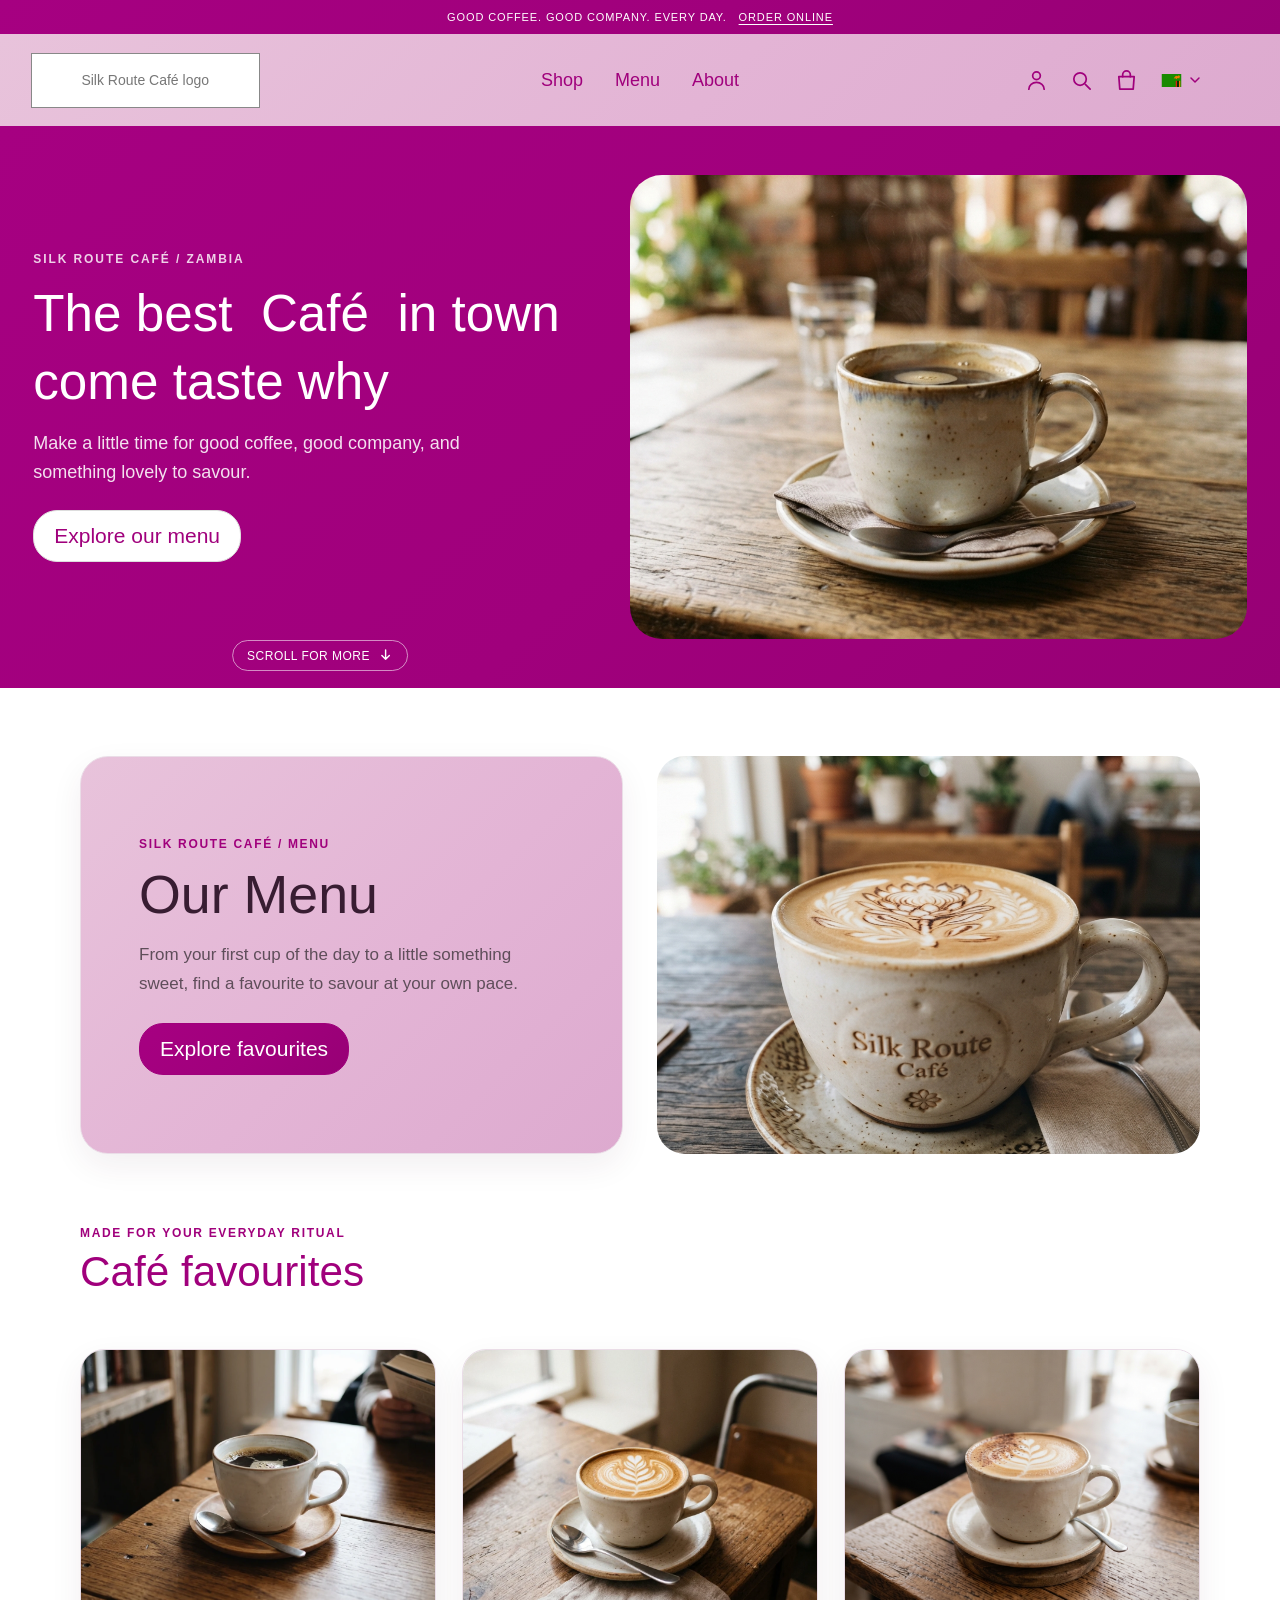
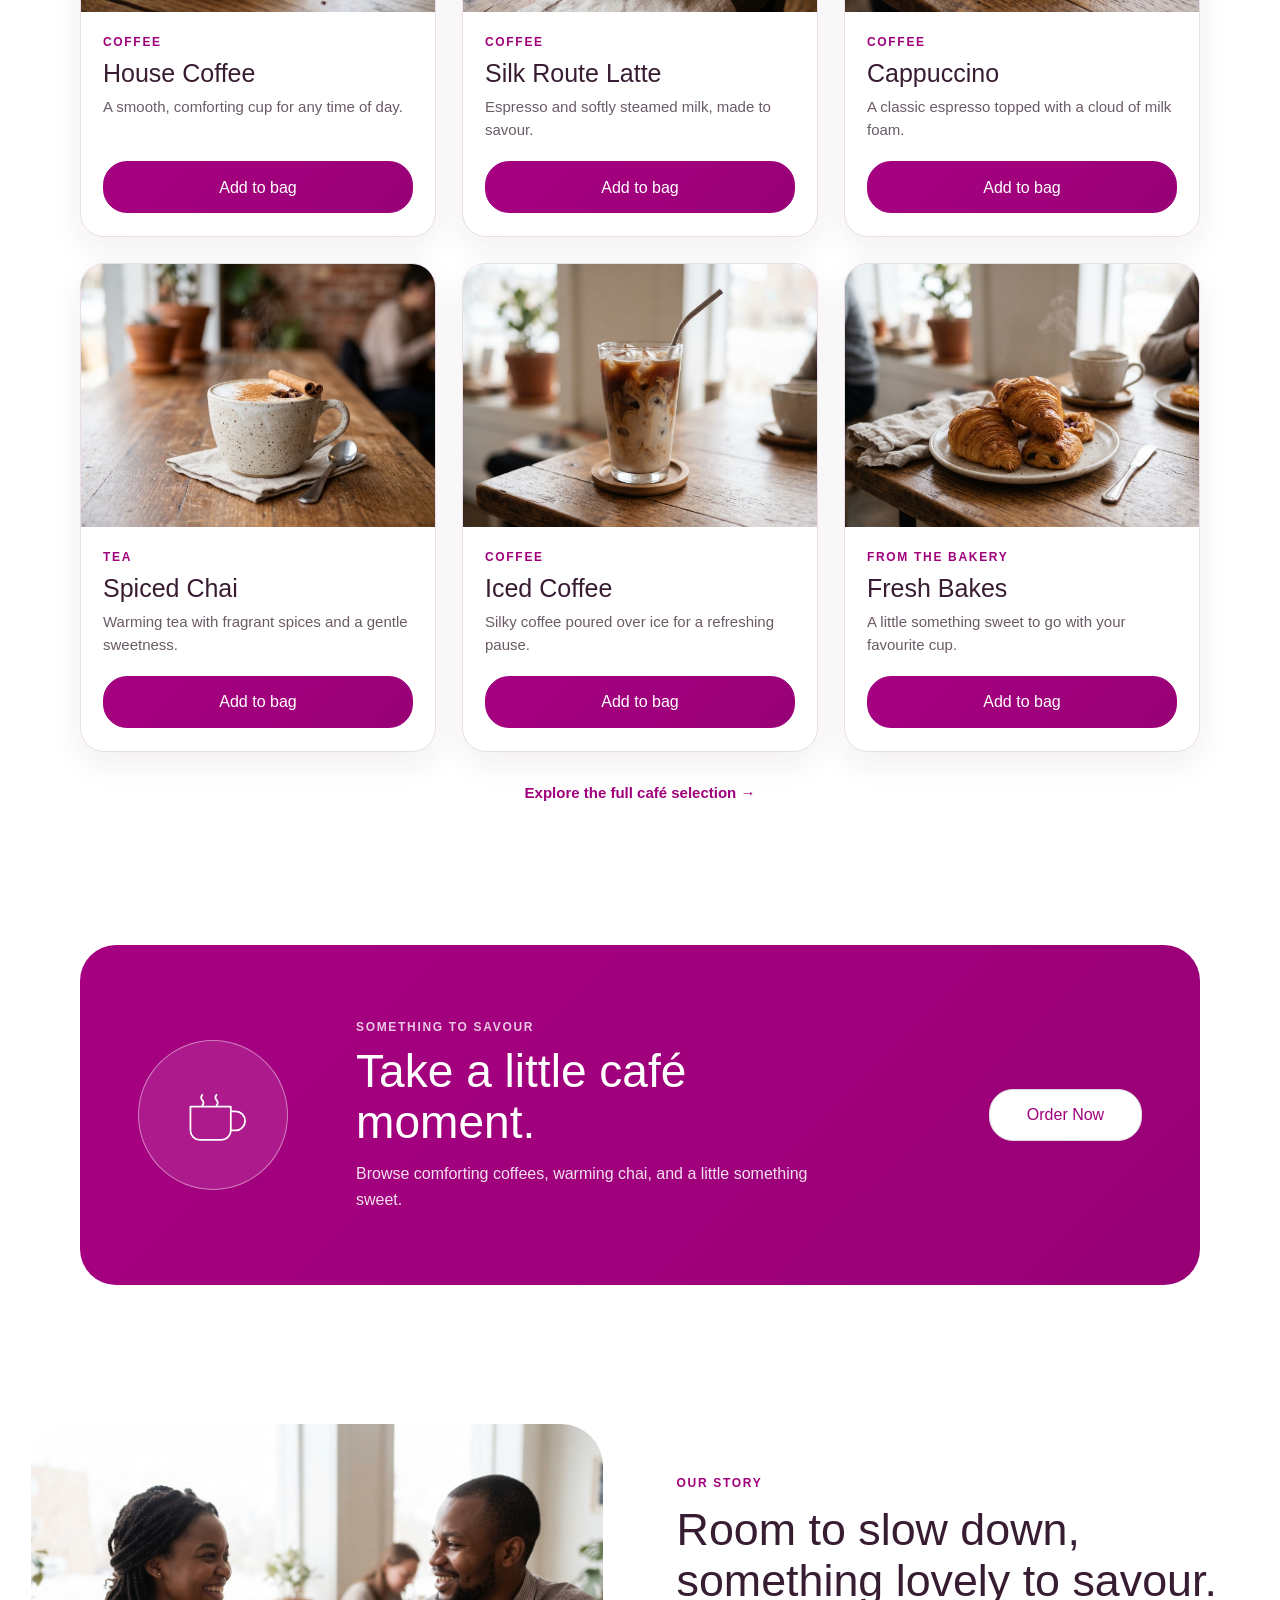
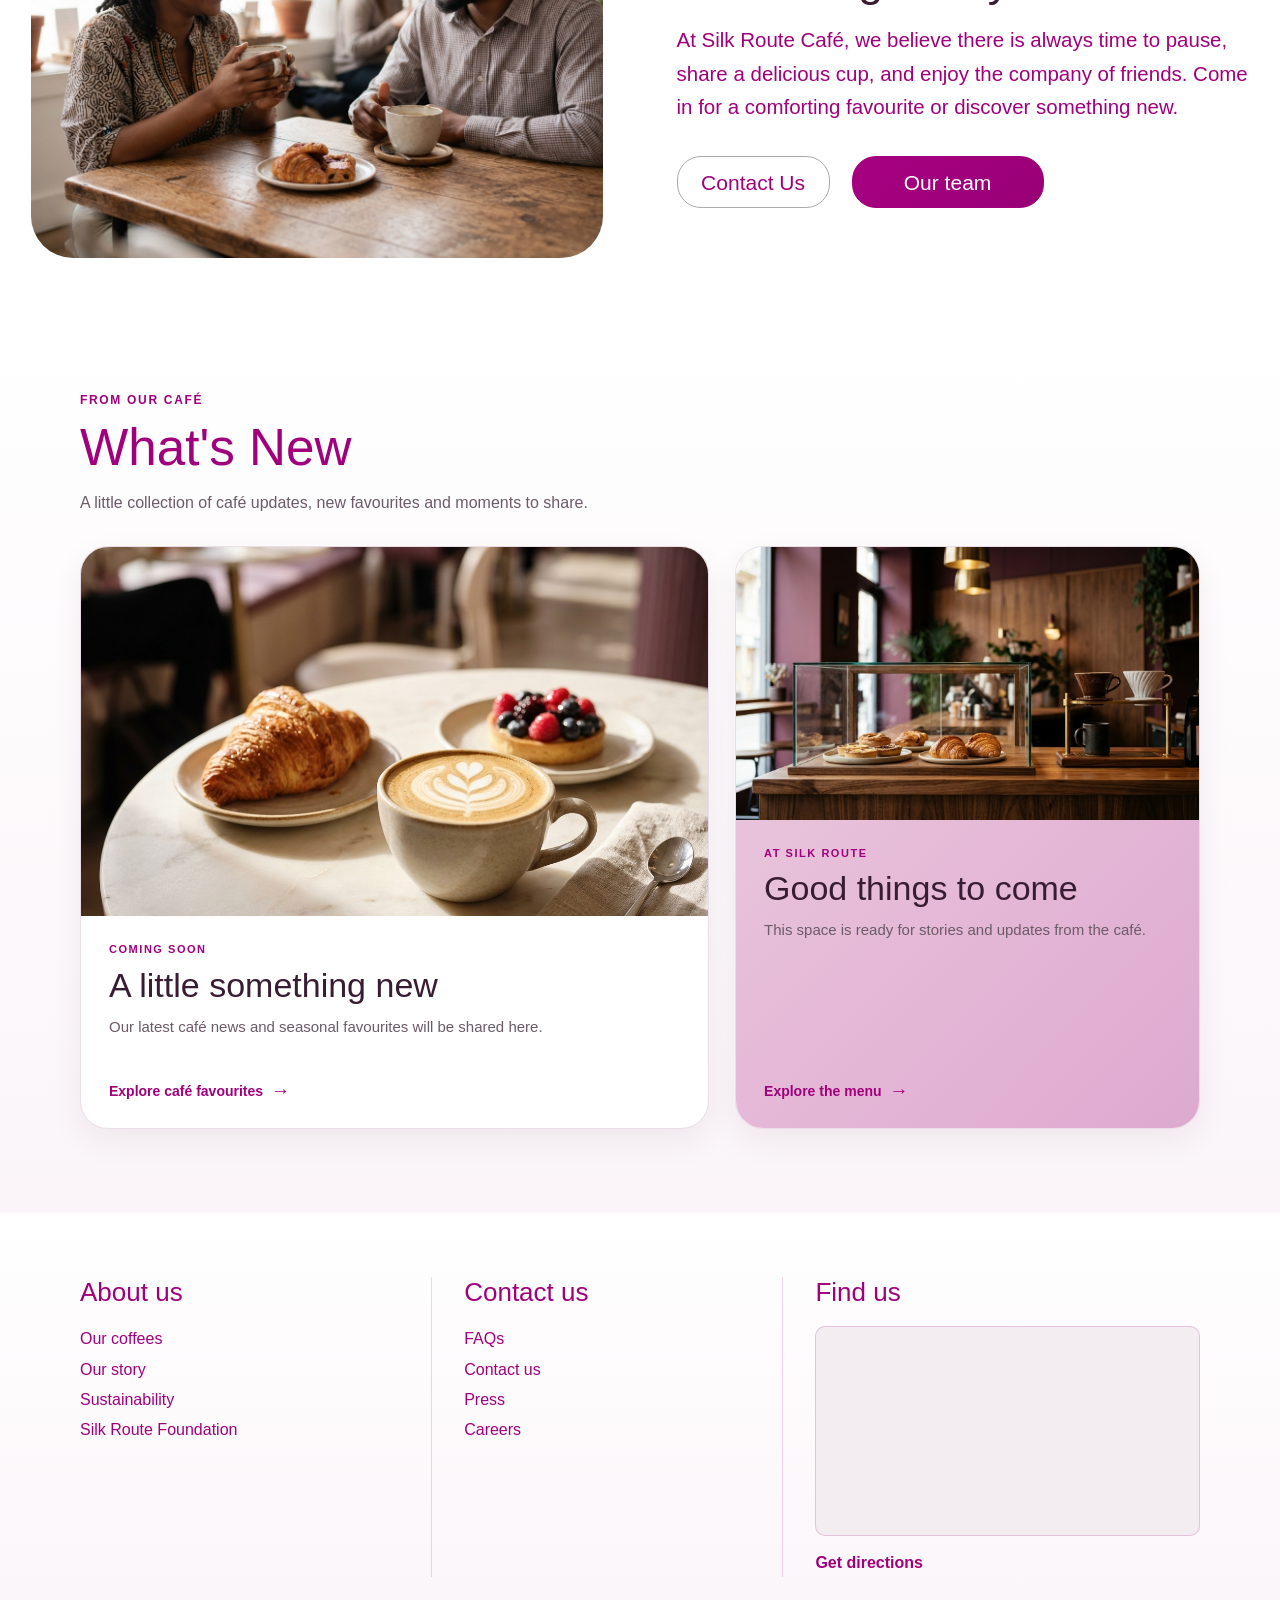
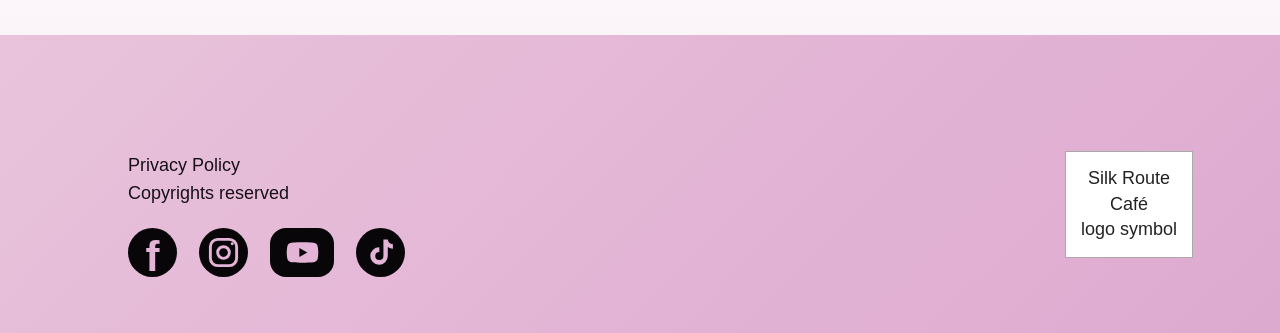
<file: index.html>
<!doctype html>
<html lang="en">
  <head>
    <meta charset="UTF-8" />
    <meta name="viewport" content="width=device-width, initial-scale=1.0" />
    <meta
      name="description"
      content="Visit Silk Route Café for a lovely cup and a taste of something special."
    />
    <title>Silk Route Café</title>
    <link rel="stylesheet" href="styles.css" />
    <script src="script.js" defer></script>
  </head>
  <body>
    <div class="announcement-bar">
      <p>Good coffee. Good company. Every day.</p>
      <a href="shop.html#products">Order online</a>
    </div>

    <header class="site-header">
      <a class="brand" href="index.html" aria-label="Silk Route Café home">
        Silk Route Café logo
      </a>

      <button
        class="menu-toggle"
        type="button"
        aria-label="Open navigation"
        aria-expanded="false"
        aria-controls="primary-navigation"
      >
        <span></span>
        <span></span>
        <span></span>
      </button>

      <nav class="primary-navigation" id="primary-navigation" aria-label="Main navigation">
        <a href="shop.html">Shop</a>
        <a href="index.html#menu">Menu</a>
        <a href="index.html#about">About</a>
      </nav>

      <div class="header-actions">
        <a class="icon-link" href="account.html" aria-label="Your account">
          <svg class="stroke-icon" viewBox="0 0 24 24" aria-hidden="true">
            <circle cx="12" cy="7" r="4"></circle>
            <path d="M4 21c0-4.1 3.6-7 8-7s8 2.9 8 7"></path>
          </svg>
        </a>
        <a class="icon-link" href="shop.html#products" aria-label="Browse menu">
          <svg class="stroke-icon" viewBox="0 0 24 24" aria-hidden="true">
            <circle cx="10.5" cy="10.5" r="6.5"></circle>
            <path d="m16 16 5 5"></path>
          </svg>
        </a>
        <a class="icon-link bag-link" href="bag.html" aria-label="Shopping bag">
          <svg class="stroke-icon" viewBox="0 0 24 24" aria-hidden="true">
            <path d="M4 8h16l-1 13H5L4 8Z"></path>
            <path d="M8 8V6a4 4 0 0 1 8 0v2"></path>
          </svg>
          <span class="bag-count" data-bag-count hidden></span>
        </a>
        <span class="region-icon" role="img" aria-label="Zambia">
          <svg class="zambia-flag" viewBox="0 0 60 40" aria-hidden="true">
            <rect width="60" height="40" fill="#198a00"></rect>
            <path d="M39 10 44 5l4 2 5-3 3 3-2 7-5-2-4 4-3-3-5 1 1-3 4-1Z" fill="#ef7d00"></path>
            <rect x="43" y="21" width="4" height="19" fill="#de2010"></rect>
            <rect x="48" y="21" width="4" height="19" fill="#000"></rect>
            <rect x="53" y="21" width="4" height="19" fill="#ef7d00"></rect>
          </svg>
          <svg class="region-chevron" viewBox="0 0 12 12" aria-hidden="true">
            <path d="m2 4 4 4 4-4"></path>
          </svg>
        </span>
      </div>
    </header>

    <main>
      <section class="hero" aria-labelledby="hero-heading">
        <div class="hero-copy">
          <p class="hero-eyebrow">Silk Route Café / Zambia</p>
          <h1 id="hero-heading">
            The best&nbsp; Café&nbsp; in town<br class="desktop-break" />
            come taste why
          </h1>
          <p class="hero-description">
            Make a little time for good coffee, good company, and something lovely to savour.
          </p>
          <a class="button button-light" href="#menu-favourites">Explore our menu</a>
        </div>
        <div class="hero-image" role="img" aria-label="A cup of coffee on a rustic café table"></div>
        <a class="scroll-cue" href="#menu">
          Scroll for more
          <svg viewBox="0 0 16 16" aria-hidden="true">
            <path d="M8 2v10m-4-4 4 4 4-4" />
          </svg>
        </a>
      </section>

      <section class="menu-intro" id="menu" aria-labelledby="menu-heading">
        <div class="menu-intro-copy">
          <p class="page-eyebrow">Silk Route Café / Menu</p>
          <h2 id="menu-heading">Our Menu</h2>
          <p>
            From your first cup of the day to a little something sweet, find a
            favourite to savour at your own pace.
          </p>
          <a class="button button-primary menu-intro-link" href="#menu-favourites">
            Explore favourites
          </a>
        </div>
        <div class="menu-intro-image" role="img" aria-label="Silk Route Café latte with latte art"></div>
      </section>

      <section class="menu-products" id="menu-favourites" aria-labelledby="menu-favourites-heading">
        <div class="menu-section-heading">
          <p class="page-eyebrow">Made for your everyday ritual</p>
          <h2 id="menu-favourites-heading">Café favourites</h2>
        </div>
        <p class="cart-feedback menu-cart-feedback" data-cart-feedback aria-live="polite"></p>
        <div class="menu-products-grid">
          <article class="shop-card menu-product">
            <div class="shop-product-art menu-product-image product-photo-house-coffee" role="img" aria-label="House coffee served in a ceramic cup"></div>
            <div class="shop-card-copy">
              <p class="product-category">Coffee</p>
              <h3>House Coffee</h3>
              <p>A smooth, comforting cup for any time of day.</p>
              <button class="button button-primary" type="button" data-add-to-bag="house-coffee">Add to bag</button>
            </div>
          </article>
          <article class="shop-card menu-product">
            <div class="shop-product-art menu-product-image product-photo-silk-route-latte" role="img" aria-label="Silk Route latte with leaf latte art"></div>
            <div class="shop-card-copy">
              <p class="product-category">Coffee</p>
              <h3>Silk Route Latte</h3>
              <p>Espresso and softly steamed milk, made to savour.</p>
              <button class="button button-primary" type="button" data-add-to-bag="silk-route-latte">Add to bag</button>
            </div>
          </article>
          <article class="shop-card menu-product">
            <div class="shop-product-art menu-product-image product-photo-cappuccino" role="img" aria-label="Cappuccino with leaf latte art"></div>
            <div class="shop-card-copy">
              <p class="product-category">Coffee</p>
              <h3>Cappuccino</h3>
              <p>A classic espresso topped with a cloud of milk foam.</p>
              <button class="button button-primary" type="button" data-add-to-bag="cappuccino">Add to bag</button>
            </div>
          </article>
          <article class="shop-card menu-product">
            <div class="shop-product-art menu-product-image product-photo-spiced-chai" role="img" aria-label="Spiced chai with cinnamon and star anise"></div>
            <div class="shop-card-copy">
              <p class="product-category">Tea</p>
              <h3>Spiced Chai</h3>
              <p>Warming tea with fragrant spices and a gentle sweetness.</p>
              <button class="button button-primary" type="button" data-add-to-bag="spiced-chai">Add to bag</button>
            </div>
          </article>
          <article class="shop-card menu-product">
            <div class="shop-product-art menu-product-image product-photo-iced-coffee" role="img" aria-label="Iced coffee with milk and ice"></div>
            <div class="shop-card-copy">
              <p class="product-category">Coffee</p>
              <h3>Iced Coffee</h3>
              <p>Silky coffee poured over ice for a refreshing pause.</p>
              <button class="button button-primary" type="button" data-add-to-bag="iced-coffee">Add to bag</button>
            </div>
          </article>
          <article class="shop-card menu-product">
            <div class="shop-product-art menu-product-image product-photo-fresh-bakes" role="img" aria-label="Freshly baked croissants and pastries served with coffee"></div>
            <div class="shop-card-copy">
              <p class="product-category">From the bakery</p>
              <h3>Fresh Bakes</h3>
              <p>A little something sweet to go with your favourite cup.</p>
              <button class="button button-primary" type="button" data-add-to-bag="fresh-bakes">Add to bag</button>
            </div>
          </article>
        </div>
        <a class="menu-browse-link" href="shop.html#products">Explore the full café selection <span aria-hidden="true">→</span></a>
      </section>

      <section class="order-section" id="order" aria-labelledby="order-heading">
        <div class="order-panel">
          <div class="order-panel-mark" aria-hidden="true">
            <svg viewBox="0 0 64 64">
              <path d="M13 25h34v20a8 8 0 0 1-8 8H21a8 8 0 0 1-8-8V25Z"></path>
              <path d="M47 29h4a8 8 0 0 1 0 16h-4M23 15c-4 4 4 5 0 9m12-9c-4 4 4 5 0 9"></path>
            </svg>
          </div>
          <div class="order-panel-copy">
            <p class="page-eyebrow">Something to savour</p>
            <h2 id="order-heading">Take a little café moment.</h2>
            <p>Browse comforting coffees, warming chai, and a little something sweet.</p>
          </div>
          <a class="button button-light" href="order.html">Order Now</a>
        </div>
      </section>

      <section class="about-section" id="about" aria-labelledby="about-heading">
        <div class="about-image" role="img" aria-label="Friends sharing coffee and pastries at Silk Route Café"></div>
        <div class="about-copy">
          <p class="page-eyebrow">Our story</p>
          <h2 id="about-heading">Room to slow down, something lovely to savour.</h2>
          <p>
            At Silk Route Café, we believe there is always time to pause, share
            a delicious cup, and enjoy the company of friends. Come in for a
            comforting favourite or discover something new.
          </p>
          <div class="about-actions">
            <a class="button button-outline" href="#contact">Contact Us</a>
            <a class="button button-primary" href="#contact">Our team</a>
          </div>
        </div>
      </section>

      <section class="news-section" id="news" aria-labelledby="news-heading">
        <div class="news-section-header">
          <p class="page-eyebrow">From our café</p>
          <h2 id="news-heading">What's New</h2>
          <p class="news-intro">
            A little collection of café updates, new favourites and moments to share.
          </p>
        </div>
        <div class="news-cards">
          <article class="news-card news-card-feature">
            <div class="news-card-image" role="img" aria-label="Coffee, croissant, and berry tart at the café"></div>
            <div class="news-card-copy">
              <p class="news-card-label">Coming soon</p>
              <h3>A little something new</h3>
              <p>Our latest café news and seasonal favourites will be shared here.</p>
              <a class="news-card-link" href="shop.html#products">Explore café favourites <span aria-hidden="true">→</span></a>
            </div>
          </article>
          <article class="news-card news-card-note">
            <div class="news-card-image" role="img" aria-label="Silk Route Café counter with fresh pastries and coffee equipment"></div>
            <div class="news-card-copy">
              <p class="news-card-label">At Silk Route</p>
              <h3>Good things to come</h3>
              <p>This space is ready for stories and updates from the café.</p>
              <a class="news-card-link" href="#menu">Explore the menu <span aria-hidden="true">→</span></a>
            </div>
          </article>
        </div>
      </section>
    </main>

    <footer class="site-footer">
      <nav class="footer-navigation" aria-label="Footer navigation">
        <div class="footer-column" id="footer-about">
          <h2>About us</h2>
          <a href="#menu">Our coffees</a>
          <a href="#about">Our story</a>
          <a href="#about">Sustainability</a>
          <a href="#about">Silk Route Foundation</a>
        </div>
        <div class="footer-column" id="contact">
          <h2>Contact us</h2>
          <a href="#contact">FAQs</a>
          <a href="#contact">Contact us</a>
          <a href="#contact">Press</a>
          <a href="#contact">Careers</a>
        </div>
        <div class="footer-column footer-location" id="location">
          <h2>Find us</h2>
          <div class="location-map">
            <iframe
              title="Silk Route Café location on Google Maps"
              src="https://www.google.com/maps?q=Silk%20Route%20Caf%C3%A9%2C%20Lusaka%2C%20Zambia&output=embed"
              loading="lazy"
              referrerpolicy="no-referrer-when-downgrade"
              allowfullscreen
            ></iframe>
          </div>
          <a
            class="location-directions"
            href="https://www.google.com/maps/search/?api=1&query=Silk+Route+Caf%C3%A9%2C+Lusaka%2C+Zambia"
            target="_blank"
            rel="noopener noreferrer"
          >
            Get directions
          </a>
        </div>
      </nav>

      <div class="footer-bottom">
        <div class="footer-legal">
          <a href="#privacy" id="privacy">Privacy Policy</a>
          <span>Copyrights reserved</span>
          <div class="social-icons" aria-label="Social media">
            <span class="social-icon facebook" role="img" aria-label="Facebook">f</span>
            <span class="social-icon" role="img" aria-label="Instagram">
              <svg viewBox="0 0 24 24" aria-hidden="true">
                <rect x="3" y="3" width="18" height="18" rx="5"></rect>
                <circle cx="12" cy="12" r="4"></circle>
                <circle class="instagram-dot" cx="18" cy="6" r="1"></circle>
              </svg>
            </span>
            <span class="social-icon youtube" role="img" aria-label="YouTube">
              <svg viewBox="0 0 24 24" aria-hidden="true">
                <path d="M23 7.2a3 3 0 0 0-2.1-2.1C19 4.6 12 4.6 12 4.6s-7 0-8.9.5A3 3 0 0 0 1 7.2 31 31 0 0 0 .5 12a31 31 0 0 0 .5 4.8 3 3 0 0 0 2.1 2.1c1.9.5 8.9.5 8.9.5s7 0 8.9-.5a3 3 0 0 0 2.1-2.1 31 31 0 0 0 .5-4.8 31 31 0 0 0-.5-4.8ZM9.7 15.3V8.7l5.8 3.3-5.8 3.3Z"></path>
              </svg>
            </span>
            <span class="social-icon tiktok" role="img" aria-label="TikTok">
              <svg viewBox="0 0 24 24" aria-hidden="true">
                <path d="M14 3h3c.2 1.8 1.4 3.1 3.5 3.4v3.1A8.3 8.3 0 0 1 17 8.2v6.2a6 6 0 1 1-5.8-6v3.2a2.8 2.8 0 1 0 2.8 2.8V3Z"></path>
              </svg>
            </span>
          </div>
        </div>
        <div class="footer-brand" aria-label="Silk Route Café logo">
          Silk Route<br />Café<br />logo symbol
        </div>
      </div>
    </footer>
  </body>
</html>
</file>
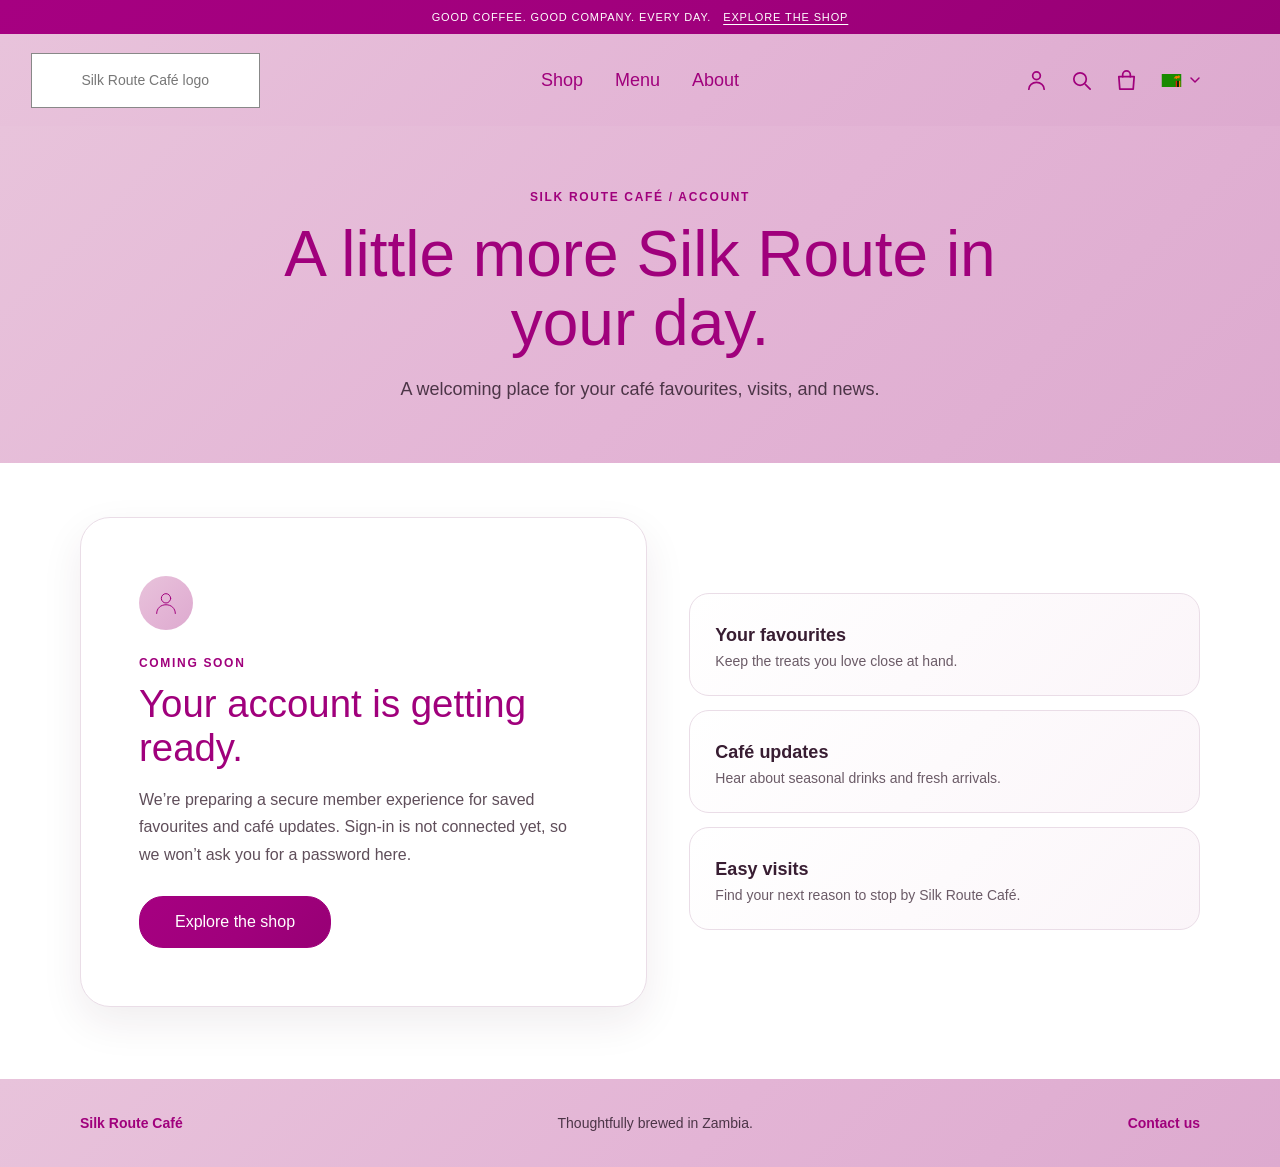
<file: account.html>
<!doctype html>
<html lang="en">
  <head>
    <meta charset="UTF-8" />
    <meta name="viewport" content="width=device-width, initial-scale=1.0" />
    <meta
      name="description"
      content="Your Silk Route Café account."
    />
    <title>Your Account | Silk Route Café</title>
    <link rel="stylesheet" href="styles.css" />
    <script src="script.js" defer></script>
  </head>
  <body>
    <div class="announcement-bar">
      <p>Good coffee. Good company. Every day.</p>
      <a href="shop.html">Explore the shop</a>
    </div>

    <header class="site-header">
      <a class="brand" href="index.html" aria-label="Silk Route Café home">
        Silk Route Café logo
      </a>
      <button
        class="menu-toggle"
        type="button"
        aria-label="Open navigation"
        aria-expanded="false"
        aria-controls="primary-navigation"
      >
        <span></span>
        <span></span>
        <span></span>
      </button>
      <nav class="primary-navigation" id="primary-navigation" aria-label="Main navigation">
        <a href="shop.html">Shop</a>
        <a href="index.html#menu">Menu</a>
        <a href="index.html#about">About</a>
      </nav>
      <div class="header-actions">
        <a class="icon-link" href="account.html" aria-label="Your account" aria-current="page">
          <svg class="stroke-icon" viewBox="0 0 24 24" aria-hidden="true">
            <circle cx="12" cy="7" r="4"></circle>
            <path d="M4 21c0-4.1 3.6-7 8-7s8 2.9 8 7"></path>
          </svg>
        </a>
        <a class="icon-link" href="shop.html#products" aria-label="Browse menu">
          <svg class="stroke-icon" viewBox="0 0 24 24" aria-hidden="true">
            <circle cx="10.5" cy="10.5" r="6.5"></circle>
            <path d="m16 16 5 5"></path>
          </svg>
        </a>
        <a class="icon-link bag-link" href="bag.html" aria-label="Shopping bag">
          <svg class="stroke-icon" viewBox="0 0 24 24" aria-hidden="true">
            <path d="M4 8h16l-1 13H5L4 8Z"></path>
            <path d="M8 8V6a4 4 0 0 1 8 0v2"></path>
          </svg>
          <span class="bag-count" data-bag-count hidden></span>
        </a>
        <span class="region-icon" role="img" aria-label="Zambia">
          <svg class="zambia-flag" viewBox="0 0 60 40" aria-hidden="true">
            <rect width="60" height="40" fill="#198a00"></rect>
            <path d="M39 10 44 5l4 2 5-3 3 3-2 7-5-2-4 4-3-3-5 1 1-3 4-1Z" fill="#ef7d00"></path>
            <rect x="43" y="21" width="4" height="19" fill="#de2010"></rect>
            <rect x="48" y="21" width="4" height="19" fill="#000"></rect>
            <rect x="53" y="21" width="4" height="19" fill="#ef7d00"></rect>
          </svg>
          <svg class="region-chevron" viewBox="0 0 12 12" aria-hidden="true">
            <path d="m2 4 4 4 4-4"></path>
          </svg>
        </span>
      </div>
    </header>

    <main>
      <section class="page-hero" aria-labelledby="account-heading">
        <div class="page-hero-inner">
          <p class="page-eyebrow">Silk Route Café / Account</p>
          <h1 id="account-heading">A little more Silk Route in your day.</h1>
          <p>A welcoming place for your café favourites, visits, and news.</p>
        </div>
      </section>

      <section class="page-shell account-section">
        <div class="account-card">
          <span class="account-mark" aria-hidden="true">
            <svg viewBox="0 0 48 48">
              <circle cx="24" cy="16" r="8"></circle>
              <path d="M8 42c0-9 7-15 16-15s16 6 16 15"></path>
            </svg>
          </span>
          <p class="page-eyebrow">Coming soon</p>
          <h2>Your account is getting ready.</h2>
          <p>
            We’re preparing a secure member experience for saved favourites and café updates.
            Sign-in is not connected yet, so we won’t ask you for a password here.
          </p>
          <a class="button button-primary" href="shop.html">Explore the shop</a>
        </div>
        <div class="account-benefits">
          <article>
            <h3>Your favourites</h3>
            <p>Keep the treats you love close at hand.</p>
          </article>
          <article>
            <h3>Café updates</h3>
            <p>Hear about seasonal drinks and fresh arrivals.</p>
          </article>
          <article>
            <h3>Easy visits</h3>
            <p>Find your next reason to stop by Silk Route Café.</p>
          </article>
        </div>
      </section>
    </main>

    <footer class="page-footer">
      <a href="index.html">Silk Route Café</a>
      <span>Thoughtfully brewed in Zambia.</span>
      <a href="index.html#contact">Contact us</a>
    </footer>
  </body>
</html>
</file>
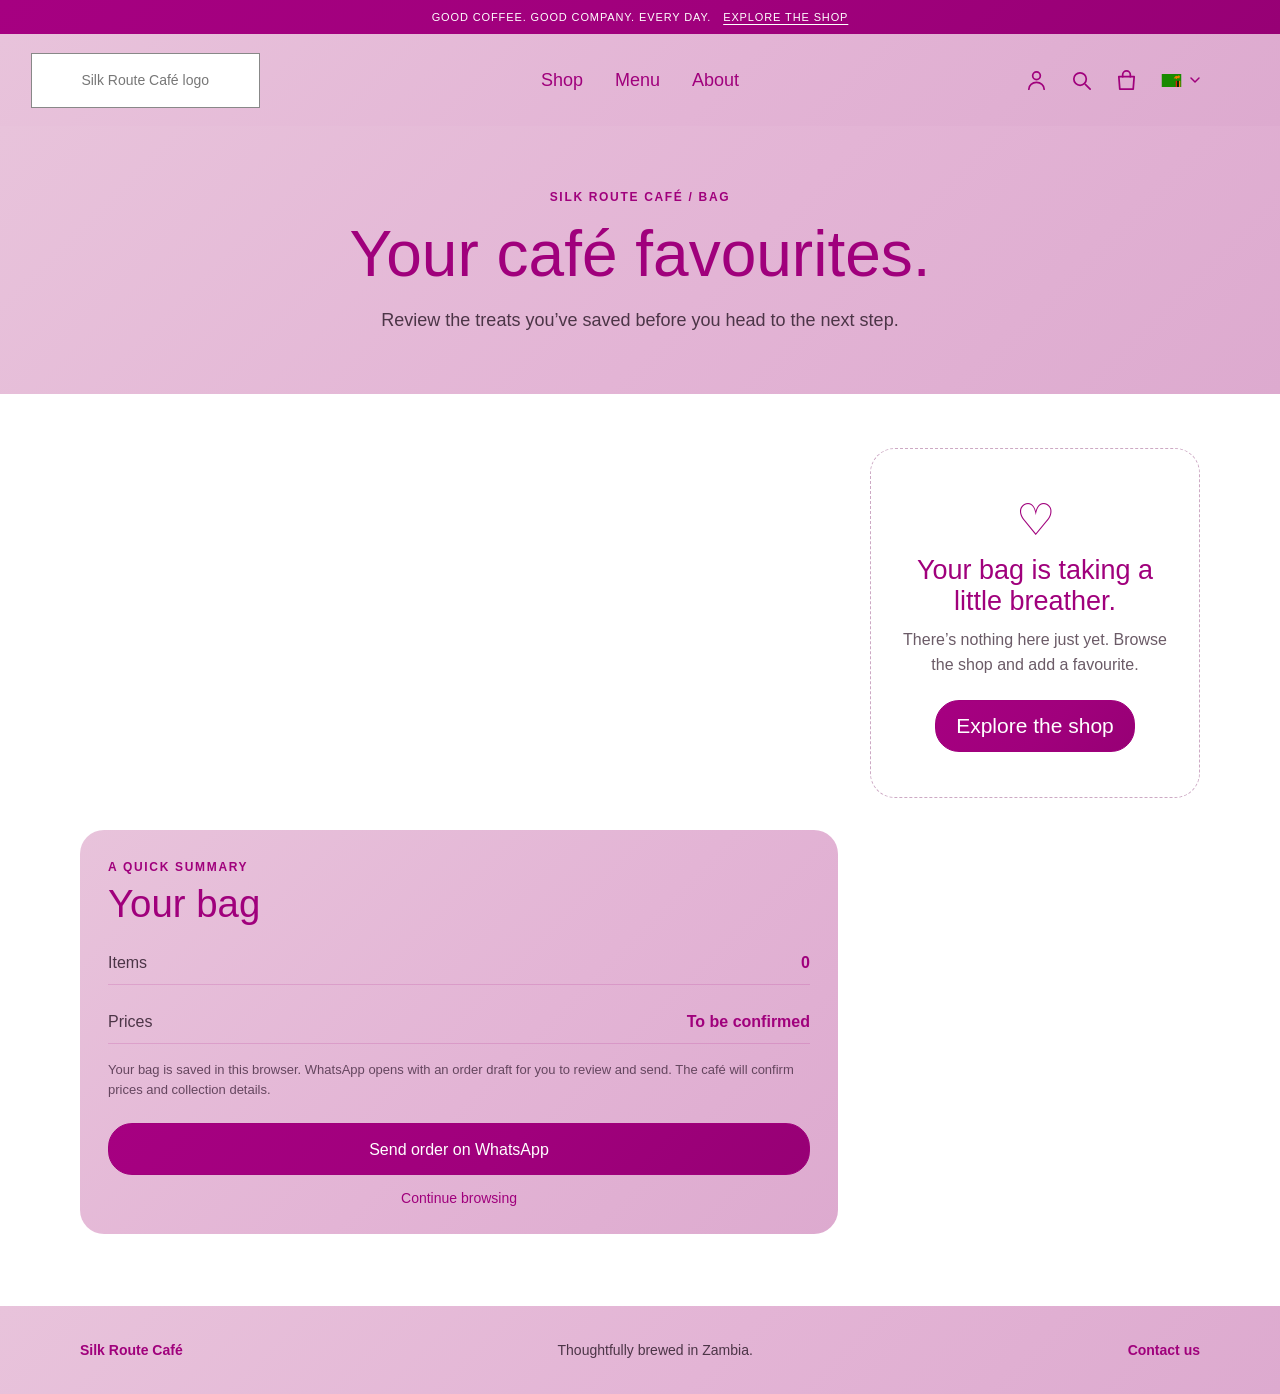
<file: bag.html>
<!doctype html>
<html lang="en">
  <head>
    <meta charset="UTF-8" />
    <meta name="viewport" content="width=device-width, initial-scale=1.0" />
    <meta
      name="description"
      content="Review the items in your Silk Route Café bag."
    />
    <title>Your Bag | Silk Route Café</title>
    <link rel="stylesheet" href="styles.css" />
    <script src="script.js" defer></script>
  </head>
  <body>
    <div class="announcement-bar">
      <p>Good coffee. Good company. Every day.</p>
      <a href="shop.html">Explore the shop</a>
    </div>

    <header class="site-header">
      <a class="brand" href="index.html" aria-label="Silk Route Café home">
        Silk Route Café logo
      </a>
      <button
        class="menu-toggle"
        type="button"
        aria-label="Open navigation"
        aria-expanded="false"
        aria-controls="primary-navigation"
      >
        <span></span>
        <span></span>
        <span></span>
      </button>
      <nav class="primary-navigation" id="primary-navigation" aria-label="Main navigation">
        <a href="shop.html">Shop</a>
        <a href="index.html#menu">Menu</a>
        <a href="index.html#about">About</a>
      </nav>
      <div class="header-actions">
        <a class="icon-link" href="account.html" aria-label="Your account">
          <svg class="stroke-icon" viewBox="0 0 24 24" aria-hidden="true">
            <circle cx="12" cy="7" r="4"></circle>
            <path d="M4 21c0-4.1 3.6-7 8-7s8 2.9 8 7"></path>
          </svg>
        </a>
        <a class="icon-link" href="shop.html#products" aria-label="Browse menu">
          <svg class="stroke-icon" viewBox="0 0 24 24" aria-hidden="true">
            <circle cx="10.5" cy="10.5" r="6.5"></circle>
            <path d="m16 16 5 5"></path>
          </svg>
        </a>
        <a class="icon-link bag-link" href="bag.html" aria-label="Shopping bag" aria-current="page">
          <svg class="stroke-icon" viewBox="0 0 24 24" aria-hidden="true">
            <path d="M4 8h16l-1 13H5L4 8Z"></path>
            <path d="M8 8V6a4 4 0 0 1 8 0v2"></path>
          </svg>
          <span class="bag-count" data-bag-count hidden></span>
        </a>
        <span class="region-icon" role="img" aria-label="Zambia">
          <svg class="zambia-flag" viewBox="0 0 60 40" aria-hidden="true">
            <rect width="60" height="40" fill="#198a00"></rect>
            <path d="M39 10 44 5l4 2 5-3 3 3-2 7-5-2-4 4-3-3-5 1 1-3 4-1Z" fill="#ef7d00"></path>
            <rect x="43" y="21" width="4" height="19" fill="#de2010"></rect>
            <rect x="48" y="21" width="4" height="19" fill="#000"></rect>
            <rect x="53" y="21" width="4" height="19" fill="#ef7d00"></rect>
          </svg>
          <svg class="region-chevron" viewBox="0 0 12 12" aria-hidden="true">
            <path d="m2 4 4 4 4-4"></path>
          </svg>
        </span>
      </div>
    </header>

    <main>
      <section class="page-hero" aria-labelledby="bag-heading">
        <div class="page-hero-inner">
          <p class="page-eyebrow">Silk Route Café / Bag</p>
          <h1 id="bag-heading">Your café favourites.</h1>
          <p>Review the treats you’ve saved before you head to the next step.</p>
        </div>
      </section>

      <section class="page-shell bag-section" aria-label="Shopping bag">
        <div class="bag-items" data-bag-items></div>
        <div class="bag-empty" data-bag-empty hidden>
          <span class="empty-bag-mark" aria-hidden="true">♡</span>
          <h2>Your bag is taking a little breather.</h2>
          <p>There’s nothing here just yet. Browse the shop and add a favourite.</p>
          <a class="button button-primary" href="shop.html">Explore the shop</a>
        </div>
        <aside class="bag-summary">
          <p class="page-eyebrow">A quick summary</p>
          <h2>Your bag</h2>
          <p class="bag-total-line">
            <span>Items</span>
            <strong data-bag-total-items>0</strong>
          </p>
          <p class="bag-total-line">
            <span>Prices</span>
            <strong>To be confirmed</strong>
          </p>
          <p class="bag-note">
            Your bag is saved in this browser. WhatsApp opens with an order draft for you to review and send. The café will confirm prices and collection details.
          </p>
          <a
            class="button button-primary"
            data-whatsapp-order
            target="_blank"
            rel="noopener noreferrer"
            hidden
          >Send order on WhatsApp</a>
          <a class="text-link" href="shop.html">Continue browsing</a>
        </aside>
      </section>
    </main>

    <footer class="page-footer">
      <a href="index.html">Silk Route Café</a>
      <span>Thoughtfully brewed in Zambia.</span>
      <a href="index.html#contact">Contact us</a>
    </footer>
  </body>
</html>
</file>
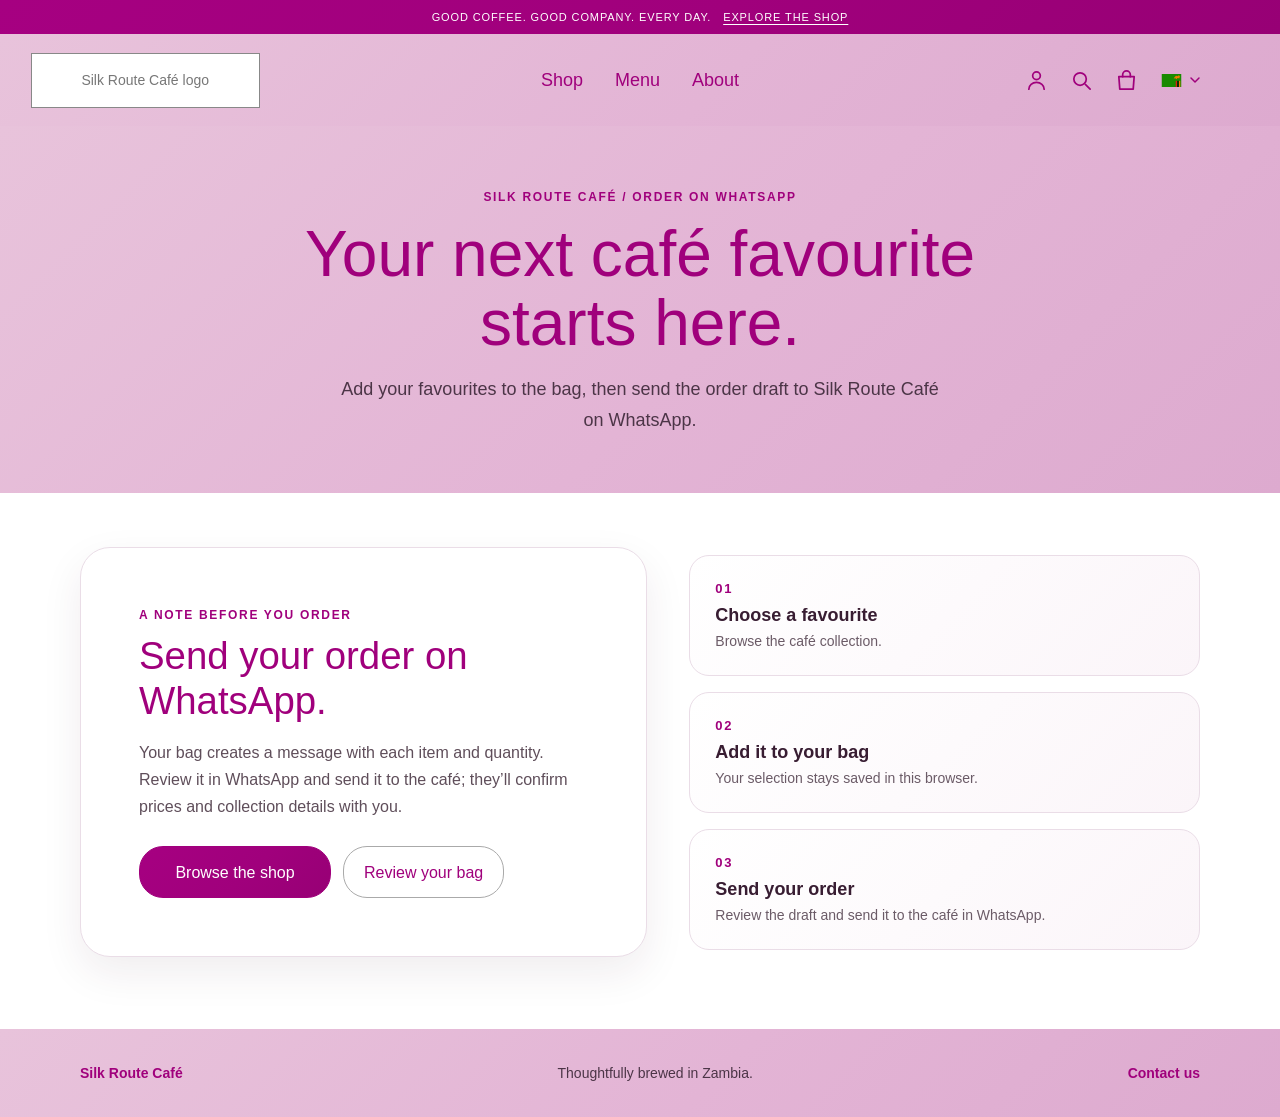
<file: order.html>
<!doctype html>
<html lang="en">
  <head>
    <meta charset="UTF-8" />
    <meta name="viewport" content="width=device-width, initial-scale=1.0" />
    <meta
      name="description"
      content="Plan your next Silk Route Café order."
    />
    <title>Order on WhatsApp | Silk Route Café</title>
    <link rel="stylesheet" href="styles.css" />
    <script src="script.js" defer></script>
  </head>
  <body>
    <div class="announcement-bar">
      <p>Good coffee. Good company. Every day.</p>
      <a href="shop.html">Explore the shop</a>
    </div>

    <header class="site-header">
      <a class="brand" href="index.html" aria-label="Silk Route Café home">
        Silk Route Café logo
      </a>
      <button
        class="menu-toggle"
        type="button"
        aria-label="Open navigation"
        aria-expanded="false"
        aria-controls="primary-navigation"
      >
        <span></span>
        <span></span>
        <span></span>
      </button>
      <nav class="primary-navigation" id="primary-navigation" aria-label="Main navigation">
        <a href="shop.html">Shop</a>
        <a href="index.html#menu">Menu</a>
        <a href="index.html#about">About</a>
      </nav>
      <div class="header-actions">
        <a class="icon-link" href="account.html" aria-label="Your account">
          <svg class="stroke-icon" viewBox="0 0 24 24" aria-hidden="true">
            <circle cx="12" cy="7" r="4"></circle>
            <path d="M4 21c0-4.1 3.6-7 8-7s8 2.9 8 7"></path>
          </svg>
        </a>
        <a class="icon-link" href="shop.html#products" aria-label="Browse menu">
          <svg class="stroke-icon" viewBox="0 0 24 24" aria-hidden="true">
            <circle cx="10.5" cy="10.5" r="6.5"></circle>
            <path d="m16 16 5 5"></path>
          </svg>
        </a>
        <a class="icon-link bag-link" href="bag.html" aria-label="Shopping bag">
          <svg class="stroke-icon" viewBox="0 0 24 24" aria-hidden="true">
            <path d="M4 8h16l-1 13H5L4 8Z"></path>
            <path d="M8 8V6a4 4 0 0 1 8 0v2"></path>
          </svg>
          <span class="bag-count" data-bag-count hidden></span>
        </a>
        <span class="region-icon" role="img" aria-label="Zambia">
          <svg class="zambia-flag" viewBox="0 0 60 40" aria-hidden="true">
            <rect width="60" height="40" fill="#198a00"></rect>
            <path d="M39 10 44 5l4 2 5-3 3 3-2 7-5-2-4 4-3-3-5 1 1-3 4-1Z" fill="#ef7d00"></path>
            <rect x="43" y="21" width="4" height="19" fill="#de2010"></rect>
            <rect x="48" y="21" width="4" height="19" fill="#000"></rect>
            <rect x="53" y="21" width="4" height="19" fill="#ef7d00"></rect>
          </svg>
          <svg class="region-chevron" viewBox="0 0 12 12" aria-hidden="true">
            <path d="m2 4 4 4 4-4"></path>
          </svg>
        </span>
      </div>
    </header>

    <main>
      <section class="page-hero" aria-labelledby="order-heading">
        <div class="page-hero-inner">
          <p class="page-eyebrow">Silk Route Café / Order on WhatsApp</p>
          <h1 id="order-heading">Your next café favourite starts here.</h1>
          <p>Add your favourites to the bag, then send the order draft to Silk Route Café on WhatsApp.</p>
        </div>
      </section>

      <section class="page-shell order-preview" aria-labelledby="order-preview-heading">
        <div class="preview-card">
          <p class="page-eyebrow">A note before you order</p>
          <h2 id="order-preview-heading">Send your order on WhatsApp.</h2>
          <p>
            Your bag creates a message with each item and quantity. Review it in WhatsApp and send it to the café; they’ll confirm prices and collection details with you.
          </p>
          <div class="page-actions">
            <a class="button button-primary" href="shop.html">Browse the shop</a>
            <a class="button button-outline" href="bag.html">Review your bag</a>
          </div>
        </div>
        <div class="order-steps" aria-label="How ordering will work">
          <article>
            <span>01</span>
            <h3>Choose a favourite</h3>
            <p>Browse the café collection.</p>
          </article>
          <article>
            <span>02</span>
            <h3>Add it to your bag</h3>
            <p>Your selection stays saved in this browser.</p>
          </article>
          <article>
            <span>03</span>
            <h3>Send your order</h3>
            <p>Review the draft and send it to the café in WhatsApp.</p>
          </article>
        </div>
      </section>
    </main>

    <footer class="page-footer">
      <a href="index.html">Silk Route Café</a>
      <span>Thoughtfully brewed in Zambia.</span>
      <a href="index.html#contact">Contact us</a>
    </footer>
  </body>
</html>
</file>
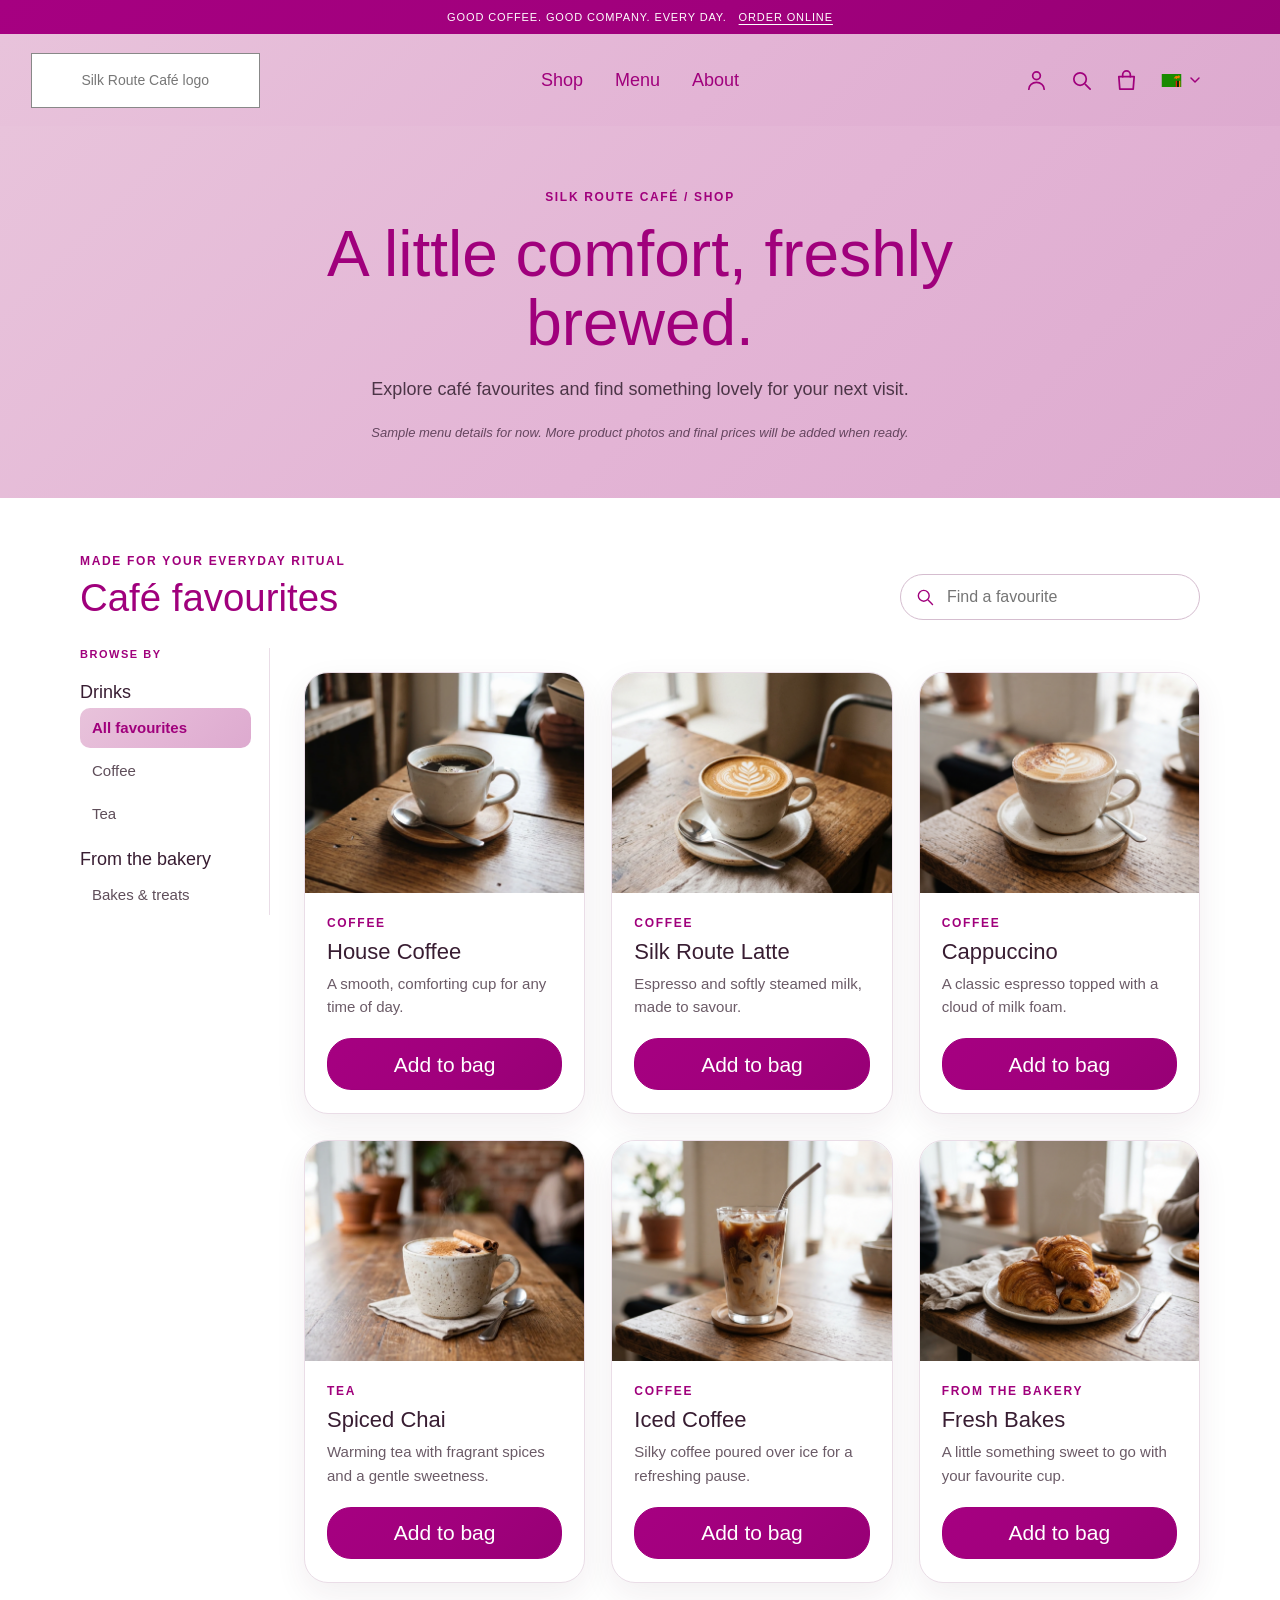
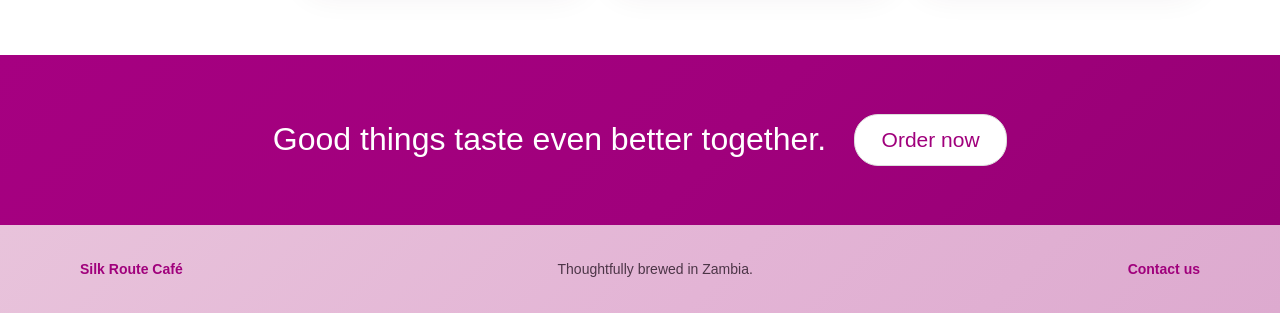
<file: shop.html>
<!doctype html>
<html lang="en">
  <head>
    <meta charset="UTF-8" />
    <meta name="viewport" content="width=device-width, initial-scale=1.0" />
    <meta
      name="description"
      content="Explore the café favourites at Silk Route Café."
    />
    <title>Shop | Silk Route Café</title>
    <link rel="stylesheet" href="styles.css" />
    <script src="script.js" defer></script>
  </head>
  <body>
    <div class="announcement-bar">
      <p>Good coffee. Good company. Every day.</p>
      <a href="order.html">Order online</a>
    </div>

    <header class="site-header">
      <a class="brand" href="index.html" aria-label="Silk Route Café home">
        Silk Route Café logo
      </a>
      <button
        class="menu-toggle"
        type="button"
        aria-label="Open navigation"
        aria-expanded="false"
        aria-controls="primary-navigation"
      >
        <span></span>
        <span></span>
        <span></span>
      </button>
      <nav class="primary-navigation" id="primary-navigation" aria-label="Main navigation">
        <a href="shop.html" aria-current="page">Shop</a>
        <a href="index.html#menu">Menu</a>
        <a href="index.html#about">About</a>
      </nav>
      <div class="header-actions">
        <a class="icon-link" href="account.html" aria-label="Your account">
          <svg class="stroke-icon" viewBox="0 0 24 24" aria-hidden="true">
            <circle cx="12" cy="7" r="4"></circle>
            <path d="M4 21c0-4.1 3.6-7 8-7s8 2.9 8 7"></path>
          </svg>
        </a>
        <a class="icon-link" href="shop.html#products" aria-label="Browse menu">
          <svg class="stroke-icon" viewBox="0 0 24 24" aria-hidden="true">
            <circle cx="10.5" cy="10.5" r="6.5"></circle>
            <path d="m16 16 5 5"></path>
          </svg>
        </a>
        <a class="icon-link bag-link" href="bag.html" aria-label="Shopping bag">
          <svg class="stroke-icon" viewBox="0 0 24 24" aria-hidden="true">
            <path d="M4 8h16l-1 13H5L4 8Z"></path>
            <path d="M8 8V6a4 4 0 0 1 8 0v2"></path>
          </svg>
          <span class="bag-count" data-bag-count hidden></span>
        </a>
        <span class="region-icon" role="img" aria-label="Zambia">
          <svg class="zambia-flag" viewBox="0 0 60 40" aria-hidden="true">
            <rect width="60" height="40" fill="#198a00"></rect>
            <path d="M39 10 44 5l4 2 5-3 3 3-2 7-5-2-4 4-3-3-5 1 1-3 4-1Z" fill="#ef7d00"></path>
            <rect x="43" y="21" width="4" height="19" fill="#de2010"></rect>
            <rect x="48" y="21" width="4" height="19" fill="#000"></rect>
            <rect x="53" y="21" width="4" height="19" fill="#ef7d00"></rect>
          </svg>
          <svg class="region-chevron" viewBox="0 0 12 12" aria-hidden="true">
            <path d="m2 4 4 4 4-4"></path>
          </svg>
        </span>
      </div>
    </header>

    <main>
      <section class="page-hero" aria-labelledby="shop-heading">
        <div class="page-hero-inner">
          <p class="page-eyebrow">Silk Route Café / Shop</p>
          <h1 id="shop-heading">A little comfort, freshly brewed.</h1>
          <p>Explore café favourites and find something lovely for your next visit.</p>
          <p class="sample-note">
            Sample menu details for now. More product photos and final prices will be added when ready.
          </p>
        </div>
      </section>

      <section class="page-shell shop-section" id="products" aria-labelledby="products-heading">
        <div class="shop-heading-row">
          <div>
            <p class="page-eyebrow">Made for your everyday ritual</p>
            <h2 id="products-heading">Café favourites</h2>
          </div>
          <label class="shop-search">
            <span class="visually-hidden">Search café favourites</span>
            <svg viewBox="0 0 24 24" aria-hidden="true">
              <circle cx="10.5" cy="10.5" r="6.5"></circle>
              <path d="m16 16 5 5"></path>
            </svg>
            <input type="search" data-product-search placeholder="Find a favourite" />
          </label>
        </div>

        <div class="shop-catalogue">
          <nav class="shop-categories" aria-label="Menu categories">
            <p class="shop-category-label">Browse by</p>
            <p class="shop-category-group">Drinks</p>
            <button class="shop-category-button" type="button" data-category-filter="all" aria-pressed="true">
              All favourites
            </button>
            <button class="shop-category-button" type="button" data-category-filter="coffee" aria-pressed="false">
              Coffee
            </button>
            <button class="shop-category-button" type="button" data-category-filter="tea" aria-pressed="false">
              Tea
            </button>
            <p class="shop-category-group">From the bakery</p>
            <button class="shop-category-button" type="button" data-category-filter="bakery" aria-pressed="false">
              Bakes &amp; treats
            </button>
          </nav>

          <div class="shop-results">
            <p class="cart-feedback" data-cart-feedback aria-live="polite"></p>
            <div class="shop-grid">
              <article
                class="shop-card"
                data-product-card
                data-product-category="coffee"
                data-search="house coffee blend"
              >
                <div class="shop-product-art product-photo-house-coffee" role="img" aria-label="House coffee served in a ceramic cup"></div>
                <div class="shop-card-copy">
                  <p class="product-category">Coffee</p>
                  <h3>House Coffee</h3>
                  <p>A smooth, comforting cup for any time of day.</p>
                  <button class="button button-primary" type="button" data-add-to-bag="house-coffee">
                    Add to bag
                  </button>
                </div>
              </article>

              <article
                class="shop-card"
                data-product-card
                data-product-category="coffee"
                data-search="silk route latte coffee"
              >
                <div class="shop-product-art product-photo-silk-route-latte" role="img" aria-label="Silk Route latte with leaf latte art"></div>
                <div class="shop-card-copy">
                  <p class="product-category">Coffee</p>
                  <h3>Silk Route Latte</h3>
                  <p>Espresso and softly steamed milk, made to savour.</p>
                  <button class="button button-primary" type="button" data-add-to-bag="silk-route-latte">
                    Add to bag
                  </button>
                </div>
              </article>

              <article
                class="shop-card"
                data-product-card
                data-product-category="coffee"
                data-search="cappuccino coffee"
              >
                <div class="shop-product-art product-photo-cappuccino" role="img" aria-label="Cappuccino with leaf latte art"></div>
                <div class="shop-card-copy">
                  <p class="product-category">Coffee</p>
                  <h3>Cappuccino</h3>
                  <p>A classic espresso topped with a cloud of milk foam.</p>
                  <button class="button button-primary" type="button" data-add-to-bag="cappuccino">
                    Add to bag
                  </button>
                </div>
              </article>

              <article
                class="shop-card"
                data-product-card
                data-product-category="tea"
                data-search="spiced chai tea"
              >
                <div class="shop-product-art product-photo-spiced-chai" role="img" aria-label="Spiced chai with cinnamon and star anise"></div>
                <div class="shop-card-copy">
                  <p class="product-category">Tea</p>
                  <h3>Spiced Chai</h3>
                  <p>Warming tea with fragrant spices and a gentle sweetness.</p>
                  <button class="button button-primary" type="button" data-add-to-bag="spiced-chai">
                    Add to bag
                  </button>
                </div>
              </article>

              <article
                class="shop-card"
                data-product-card
                data-product-category="coffee"
                data-search="iced coffee cold"
              >
                <div class="shop-product-art product-photo-iced-coffee" role="img" aria-label="Iced coffee with milk and ice"></div>
                <div class="shop-card-copy">
                  <p class="product-category">Coffee</p>
                  <h3>Iced Coffee</h3>
                  <p>Silky coffee poured over ice for a refreshing pause.</p>
                  <button class="button button-primary" type="button" data-add-to-bag="iced-coffee">
                    Add to bag
                  </button>
                </div>
              </article>

              <article
                class="shop-card"
                data-product-card
                data-product-category="bakery"
                data-search="fresh bakes pastry"
              >
                <div class="shop-product-art product-photo-fresh-bakes" role="img" aria-label="Freshly baked croissants and pastries served with coffee"></div>
                <div class="shop-card-copy">
                  <p class="product-category">From the bakery</p>
                  <h3>Fresh Bakes</h3>
                  <p>A little something sweet to go with your favourite cup.</p>
                  <button class="button button-primary" type="button" data-add-to-bag="fresh-bakes">
                    Add to bag
                  </button>
                </div>
              </article>
            </div>
            <p class="search-empty" data-search-empty hidden>
              No café favourites match those filters.
            </p>
          </div>
        </div>
      </section>

      <section class="shop-bottom-promo">
        <p>Good things taste even better together.</p>
        <a class="button button-light" href="order.html">Order now</a>
      </section>
    </main>

    <footer class="page-footer">
      <a href="index.html">Silk Route Café</a>
      <span>Thoughtfully brewed in Zambia.</span>
      <a href="index.html#contact">Contact us</a>
    </footer>
  </body>
</html>
</file>
<file: styles.css>
:root {
  color-scheme: light;
  font-family: Arial, Helvetica, sans-serif;
  font-synthesis: none;
  text-rendering: optimizeLegibility;
  -webkit-font-smoothing: antialiased;
  -moz-osx-font-smoothing: grayscale;
  --pink: #e3b4d5;
  --magenta: #a0007c;
  --pink-gradient: linear-gradient(135deg, #e8c3db 0%, #e3b4d5 56%, #ddaacf 100%);
  --magenta-gradient: linear-gradient(135deg, #a60081 0%, #a0007c 56%, #970075 100%);
  --font-display: "Trebuchet MS", Arial, sans-serif;
  --page-gutter: 3.6%;
}

* {
  box-sizing: border-box;
}

h1,
h2,
h3 {
  font-family: var(--font-display);
}

html {
  min-width: 320px;
  scroll-behavior: smooth;
}

body {
  margin: 0;
  min-height: 100vh;
}

.announcement-bar {
  display: flex;
  min-height: 34px;
  align-items: center;
  justify-content: center;
  gap: 12px;
  padding: 6px 16px;
  background: var(--magenta-gradient);
  color: #fff;
  font-size: 11px;
  letter-spacing: 0.08em;
  text-align: center;
  text-transform: uppercase;
}

.announcement-bar p {
  margin: 0;
}

.announcement-bar a {
  color: inherit;
  text-decoration: underline;
  text-underline-offset: 3px;
  white-space: nowrap;
}

main > section[id],
#contact,
#location,
#privacy {
  scroll-margin-top: 92px;
}

.site-header {
  position: sticky;
  top: 0;
  z-index: 1;
  display: grid;
  grid-template-columns: minmax(0, 1fr) auto minmax(0, 1fr);
  align-items: center;
  min-height: 92px;
  padding: 16px 2.4%;
  background: var(--pink-gradient);
}

.brand {
  display: grid;
  width: 229px;
  min-height: 55px;
  justify-self: start;
  place-items: center;
  border: 1px solid #888;
  background: #fff;
  color: #777;
  font-size: 14px;
  text-decoration: none;
}

.primary-navigation {
  display: flex;
  align-items: center;
  gap: clamp(20px, 2.5vw, 36px);
  justify-self: center;
}

.primary-navigation a {
  color: var(--magenta);
  font-size: 18px;
  text-decoration: none;
  white-space: nowrap;
}

.primary-navigation a:hover,
.primary-navigation a:focus-visible {
  text-decoration: underline;
  text-underline-offset: 5px;
}

.header-actions {
  display: flex;
  align-items: center;
  gap: 20px;
  justify-self: end;
  padding-right: 9.5%;
}

.icon-link {
  display: grid;
  width: 25px;
  height: 32px;
  place-items: center;
  color: var(--magenta);
}

.icon-link svg {
  display: block;
  width: 23px;
  height: 23px;
  fill: currentColor;
}

.icon-link svg.stroke-icon {
  fill: none;
  stroke: currentColor;
  stroke-linecap: round;
  stroke-linejoin: round;
  stroke-width: 1.8;
}

.region-icon {
  display: inline-flex;
  align-items: center;
  gap: 5px;
  color: var(--magenta);
}

.region-icon .zambia-flag {
  display: block;
  width: 25px;
  height: 13px;
}

.region-icon .region-chevron {
  width: 12px;
  height: 12px;
  fill: none;
  stroke: currentColor;
  stroke-linecap: round;
  stroke-linejoin: round;
  stroke-width: 1.5;
}

.menu-toggle {
  display: none;
}

.hero {
  position: relative;
  display: grid;
  grid-template-columns: 1fr 1.1fr;
  align-items: center;
  gap: 3%;
  min-height: 562px;
  padding: 31px 2.6%;
  background: var(--magenta-gradient);
}

.hero-copy {
  max-width: 560px;
  animation: hero-rise 700ms ease-out both;
}

.hero-eyebrow {
  margin: 0 0 14px;
  color: rgb(255 255 255 / 82%);
  font-size: 12px;
  font-weight: 700;
  letter-spacing: 0.16em;
  text-transform: uppercase;
}

.hero h1 {
  margin: 0 0 14px;
  color: #fff;
  font-size: clamp(36px, 4vw, 54px);
  font-weight: 400;
  line-height: 1.32;
}

.hero-description {
  max-width: 470px;
  margin: 0;
  color: rgb(255 255 255 / 88%);
  font-size: 18px;
  line-height: 1.6;
}

.hero-image {
  display: grid;
  width: 100%;
  aspect-ratio: 1.33;
  border-radius: 32px;
  place-items: center;
  animation: hero-rise 800ms 120ms ease-out both;
  background: url("assets/cafe-coffee.jpg") center / cover no-repeat;
}

@keyframes hero-rise {
  from {
    opacity: 0;
    transform: translateY(14px);
  }

  to {
    opacity: 1;
    transform: translateY(0);
  }
}

.scroll-cue {
  position: absolute;
  bottom: 17px;
  left: 25%;
  display: inline-flex;
  align-items: center;
  gap: 8px;
  padding: 7px 14px;
  transform: translateX(-50%);
  border: 1px solid rgb(255 255 255 / 55%);
  border-radius: 20px;
  color: #fff;
  font-size: 12px;
  letter-spacing: 0.04em;
  text-decoration: none;
  text-transform: uppercase;
  white-space: nowrap;
}

.scroll-cue svg {
  width: 15px;
  height: 15px;
  fill: none;
  stroke: currentColor;
  stroke-linecap: round;
  stroke-linejoin: round;
  stroke-width: 1.5;
}

.scroll-cue:hover,
.scroll-cue:focus-visible {
  background: #fff;
  color: var(--magenta);
}

.menu-intro {
  display: grid;
  grid-template-columns: repeat(2, minmax(0, 1fr));
  align-items: center;
  gap: 34px;
  width: min(1120px, calc(100% - 48px));
  margin: 0 auto;
  padding: 68px 0 42px;
  background: #fff;
}

.menu-intro-copy {
  display: flex;
  flex-direction: column;
  justify-content: center;
  min-height: 398px;
  padding: 46px clamp(28px, 5vw, 58px);
  border: 1px solid #eadde7;
  border-radius: 28px;
  background: var(--pink-gradient);
  box-shadow: 0 12px 32px rgb(68 26 57 / 7%);
}

.menu-intro-copy h2 {
  margin: 12px 0 18px;
  color: #381d32;
  font-family: var(--font-display);
  font-size: clamp(42px, 4.2vw, 58px);
  font-weight: 400;
  line-height: 1.08;
}

.menu-intro-copy p {
  width: 100%;
  max-width: 420px;
  margin: 0 0 24px;
  color: #5f4e5a;
  font-size: 17px;
  line-height: 1.7;
}

.menu-intro-copy .page-eyebrow {
  margin: 0;
  color: var(--magenta);
  font-size: 12px;
  font-weight: 700;
  letter-spacing: 0.14em;
  line-height: 1.5;
  text-transform: uppercase;
}

.menu-intro-link {
  align-self: flex-start;
  font-size: 16px;
}

.menu-intro-image {
  display: grid;
  width: 100%;
  min-height: 398px;
  place-items: center;
  overflow: hidden;
  border-radius: 28px;
  background: url("assets/silk-route-latte.jpg") center / cover no-repeat;
}

.menu-products {
  padding: 28px 24px 72px;
  background: #fff;
}

.menu-section-heading {
  width: min(1120px, 100%);
  margin: 0 auto 28px;
}

.menu-section-heading h2 {
  margin: 6px 0 0;
  color: var(--magenta);
  font-family: var(--font-display);
  font-size: clamp(34px, 3.3vw, 46px);
  font-weight: 400;
  line-height: 1.15;
}

.menu-cart-feedback {
  width: min(1120px, 100%);
  margin: -16px auto 16px;
}

.menu-products-grid {
  display: grid;
  grid-template-columns: repeat(3, minmax(0, 1fr));
  gap: 26px;
  width: min(1120px, 100%);
  margin: 0 auto;
}

.menu-product .shop-product-art {
  min-height: 220px;
}

.menu-product .shop-card-copy h3 {
  color: #381d32;
  font-family: var(--font-display);
  font-size: 25px;
  font-weight: 400;
  line-height: 1.2;
}

.menu-product .button {
  font-size: 16px;
}

.menu-browse-link {
  display: block;
  width: fit-content;
  margin: 32px auto 0;
  color: var(--magenta);
  font-size: 15px;
  font-weight: 700;
  text-align: center;
  text-decoration: none;
  text-underline-offset: 4px;
}

.menu-browse-link:hover,
.menu-browse-link:focus-visible {
  text-decoration: underline;
}

.order-section {
  display: grid;
  min-height: 0;
  padding: 72px 24px;
  place-items: center;
  background: #fff;
}

.order-panel {
  display: grid;
  grid-template-columns: 170px minmax(0, 1fr) auto;
  align-items: center;
  gap: clamp(24px, 4vw, 48px);
  width: min(1120px, 100%);
  min-height: 340px;
  padding: clamp(30px, 5vw, 58px);
  border-radius: 36px;
  background: var(--magenta-gradient);
  color: #fff;
}

.order-panel-mark {
  display: grid;
  width: 150px;
  height: 150px;
  place-items: center;
  border: 1px solid rgb(255 255 255 / 44%);
  border-radius: 50%;
  background: rgb(255 255 255 / 10%);
  color: #fff;
}

.order-panel-mark svg {
  width: 76px;
  height: 76px;
  fill: none;
  stroke: currentColor;
  stroke-linecap: round;
  stroke-linejoin: round;
  stroke-width: 1.5;
}

.order-panel-copy .page-eyebrow {
  margin: 0 0 10px;
  color: rgb(255 255 255 / 78%);
}

.order-panel-copy h2 {
  max-width: 500px;
  margin: 0 0 12px;
  color: #fff;
  font-family: var(--font-display);
  font-size: clamp(34px, 3.6vw, 48px);
  font-weight: 400;
  line-height: 1.12;
}

.order-panel-copy > p:not(.page-eyebrow) {
  max-width: 500px;
  margin: 0;
  color: rgb(255 255 255 / 88%);
  font-size: 16px;
  line-height: 1.6;
}

.button {
  display: inline-flex;
  min-width: 153px;
  min-height: 52px;
  align-items: center;
  justify-content: center;
  padding: 10px 20px;
  border: 1px solid #aaa;
  border-radius: 24px;
  font-size: 21px;
  line-height: 1.2;
  text-align: center;
  text-decoration: none;
  white-space: nowrap;
}

.button-light {
  position: absolute;
  right: 38px;
  bottom: 25px;
  border-color: #ddd;
  background: #fff;
  color: var(--magenta);
}

.hero .button-light,
.order-panel .button-light {
  position: static;
  right: auto;
  bottom: auto;
}

.hero .button-light {
  display: inline-flex;
  margin-top: 23px;
}

.order-panel .button-light {
  flex: 0 0 auto;
  font-size: 16px;
}

.button:hover,
.button:focus-visible {
  box-shadow: 0 0 0 3px rgb(160 0 124 / 18%);
}

.about-section {
  display: grid;
  grid-template-columns: 1fr 1fr;
  align-items: center;
  gap: 6%;
  min-height: 562px;
  padding: 56px 2.4% 50px;
  background: #fff;
}

.about-image {
  width: 100%;
  aspect-ratio: 1.32;
  border-radius: 42px;
  background: url("assets/our%20story.jpg") center / cover no-repeat;
}

.about-copy {
  display: flex;
  flex-direction: column;
  align-items: flex-start;
}

.about-copy .page-eyebrow {
  margin: 0 0 12px;
  color: var(--magenta);
  font-size: 12px;
  font-weight: 700;
  letter-spacing: 0.14em;
  line-height: 1.5;
  text-transform: uppercase;
}

.about-copy h2 {
  max-width: 620px;
  margin: 0 0 16px;
  color: #381d32;
  font-family: var(--font-display);
  font-size: clamp(34px, 3.5vw, 48px);
  font-weight: 400;
  line-height: 1.15;
}

.about-copy p {
  max-width: 620px;
  margin: 0;
  color: var(--magenta);
  font-size: clamp(18px, 1.6vw, 21px);
  line-height: 1.65;
  text-align: left;
}

.about-actions {
  display: flex;
  flex-wrap: wrap;
  justify-content: flex-start;
  gap: 22px;
  margin-top: 32px;
}

.button-outline {
  background: #fff;
  color: var(--magenta);
}

.button-primary {
  min-width: 192px;
  border-color: var(--magenta);
  background: var(--magenta-gradient);
  color: #fff;
}

.news-section {
  padding: 72px 24px 84px;
  background: linear-gradient(180deg, #fff 0%, #fbf5f9 100%);
}

.news-section-header {
  width: min(1120px, 100%);
  margin: 0 auto 30px;
}

.news-section-header h2 {
  margin: 7px 0 10px;
  color: var(--magenta);
  font-family: var(--font-display);
  font-size: clamp(40px, 4vw, 54px);
  font-weight: 400;
  line-height: 1.25;
}

.news-intro {
  max-width: 580px;
  margin: 0;
  color: #6b5b67;
  font-size: 16px;
  line-height: 1.65;
}

.news-cards {
  display: grid;
  grid-template-columns: 1.15fr 0.85fr;
  gap: 26px;
  width: min(1120px, 100%);
  margin: 0 auto;
}

.news-card {
  display: flex;
  min-width: 0;
  flex-direction: column;
  overflow: hidden;
  border: 1px solid #eadde7;
  border-radius: 28px;
  background: #fff;
  box-shadow: 0 12px 32px rgb(68 26 57 / 7%);
}

.news-card-image {
  width: 100%;
  min-height: 230px;
  aspect-ratio: 1.7;
  background: url("assets/a%20little%20something%20new.jpg") center / cover no-repeat;
}

.news-card-note .news-card-image {
  background: url("assets/Let%20Good.jpg") center / cover no-repeat;
}

.news-card-copy {
  display: flex;
  flex: 1;
  flex-direction: column;
  align-items: flex-start;
  padding: 25px 28px 28px;
}

.news-card-label {
  margin: 0;
  color: var(--magenta);
  font-size: 11px;
  font-weight: 700;
  letter-spacing: 0.14em;
  line-height: 1.5;
  text-transform: uppercase;
}

.news-card-copy h3 {
  margin: 8px 0 10px;
  color: #381d32;
  font-family: var(--font-display);
  font-size: clamp(25px, 2.7vw, 34px);
  font-weight: 400;
  line-height: 1.15;
}

.news-card-copy > p:not(.news-card-label) {
  margin: 0 0 20px;
  color: #6b5b67;
  font-size: 15px;
  line-height: 1.6;
}

.news-card-link {
  display: inline-flex;
  align-items: center;
  gap: 8px;
  margin-top: auto;
  color: var(--magenta);
  font-size: 14px;
  font-weight: 700;
  text-decoration: none;
  text-underline-offset: 4px;
}

.news-card-link:hover,
.news-card-link:focus-visible {
  text-decoration: underline;
}

.news-card-link span {
  font-size: 19px;
  line-height: 1;
}

.news-card-copy {
  min-height: 212px;
}

.news-card-note .news-card-copy {
  background: var(--pink-gradient);
}

.footer-navigation {
  display: grid;
  grid-template-columns: minmax(180px, 300px) minmax(180px, 300px) minmax(300px, 1fr);
  gap: clamp(24px, 4vw, 56px);
  min-height: 0;
  padding: 64px max(24px, calc((100% - 1120px) / 2)) 58px;
  background: linear-gradient(180deg, #fff 0%, #fbf5f9 100%);
}

.footer-column {
  display: flex;
  flex-direction: column;
  align-items: flex-start;
  gap: 4px;
}

.footer-column + .footer-column {
  padding-left: 32px;
  border-left: 1px solid rgb(160 0 124 / 16%);
}

.footer-column h2 {
  margin: 0 0 14px;
  color: var(--magenta);
  font-family: var(--font-display);
  font-size: 26px;
  font-weight: 400;
}

.footer-column a {
  color: var(--magenta);
  font-size: 16px;
  line-height: 1.65;
  text-decoration: none;
}

.footer-column a:hover,
.footer-column a:focus-visible,
.footer-legal a:hover,
.footer-legal a:focus-visible {
  text-decoration: underline;
  text-underline-offset: 4px;
}

.location-anchor {
  scroll-margin-top: 24px;
}

.footer-location {
  min-width: 0;
}

.location-map {
  width: 100%;
  height: 210px;
  overflow: hidden;
  border: 1px solid rgb(160 0 124 / 18%);
  border-radius: 10px;
  background: #f3edf1;
}

.location-map iframe {
  display: block;
  width: 100%;
  height: 100%;
  border: 0;
}

.location-directions {
  margin-top: 10px;
  font-weight: 700;
}

.footer-bottom {
  display: flex;
  min-height: 298px;
  align-items: flex-start;
  justify-content: space-between;
  padding: 116px 6.8% 50px 10%;
  background: var(--pink-gradient);
}

.footer-legal {
  display: flex;
  flex-direction: column;
  align-items: flex-start;
  color: #171117;
  font-size: 18px;
  line-height: 1.6;
}

.footer-legal a {
  color: inherit;
  text-decoration: none;
}

.social-icons {
  display: flex;
  align-items: center;
  gap: 22px;
  margin-top: 20px;
}

.social-icon {
  display: grid;
  width: 49px;
  height: 49px;
  place-items: center;
  border-radius: 50%;
  background: #080608;
  color: var(--pink);
  font-size: 39px;
  font-weight: 700;
  line-height: 1;
}

.social-icon svg {
  width: 35px;
  height: 35px;
  fill: none;
  stroke: var(--pink);
  stroke-width: 2;
}

.social-icon .instagram-dot {
  fill: var(--pink);
  stroke: none;
}

.social-icon.facebook {
  align-items: end;
  font-family: Arial, Helvetica, sans-serif;
  font-size: 42px;
  line-height: 0.95;
}

.social-icon.youtube {
  width: 64px;
  border-radius: 16px;
}

.social-icon.youtube svg {
  width: 33px;
  fill: var(--pink);
  stroke: none;
}

.social-icon.tiktok {
  font-size: 0;
}

.social-icon.tiktok svg {
  fill: var(--pink);
  stroke: none;
}

.footer-brand {
  display: grid;
  width: 128px;
  min-height: 107px;
  place-items: center;
  border: 1px solid #aaa;
  background: #fff;
  color: #222;
  font-size: 18px;
  line-height: 1.4;
  text-align: center;
}

@media (max-width: 700px) {
  :root {
    --page-gutter: 16px;
  }

  .site-header {
    min-height: 80px;
    grid-template-columns: 1fr auto;
    padding: 0 var(--page-gutter);
  }

  main > section[id],
  #contact,
  #location,
  #privacy {
    scroll-margin-top: 80px;
  }

  .brand {
    width: 138px;
    min-height: 76px;
    font-size: 12px;
  }

  .menu-toggle {
    display: flex;
    flex-direction: column;
    justify-content: space-between;
    width: 34px;
    height: 27px;
    padding: 0;
    border: 0;
    background: transparent;
    cursor: pointer;
  }

  .menu-toggle span {
    display: block;
    width: 32px;
    height: 4px;
    background: var(--magenta);
    transition: transform 160ms ease, opacity 160ms ease;
  }

  .menu-toggle[aria-expanded="true"] span:first-child {
    transform: translateY(11px) rotate(45deg);
  }

  .menu-toggle[aria-expanded="true"] span:nth-child(2) {
    opacity: 0;
  }

  .menu-toggle[aria-expanded="true"] span:last-child {
    transform: translateY(-12px) rotate(-45deg);
  }

  .primary-navigation {
    position: absolute;
    top: 100%;
    right: 0;
    left: 0;
    display: none;
    flex-direction: column;
    align-items: stretch;
    gap: 0;
    margin: 0;
    justify-self: auto;
    padding: 8px var(--page-gutter) 16px;
    background: var(--pink);
  }

  .primary-navigation.is-open {
    display: flex;
  }

  .primary-navigation a {
    padding: 12px 0;
    font-size: 17px;
  }

  .header-actions {
    display: none;
    position: absolute;
    top: calc(100% + 158px);
    right: 0;
    left: 0;
    justify-content: center;
    gap: 22px;
    padding: 14px var(--page-gutter) 18px;
    background: var(--pink);
  }

  .primary-navigation.is-open ~ .header-actions {
    display: flex;
  }

  .hero {
    grid-template-columns: 1fr;
    align-content: start;
    justify-items: center;
    gap: 0;
    min-height: 706px;
    padding: 78px var(--page-gutter) 64px;
  }

  .scroll-cue {
    left: 50%;
  }

  .hero-copy {
    max-width: 390px;
    text-align: center;
  }

  .hero-eyebrow {
    margin-bottom: 12px;
    font-size: 10px;
  }

  .hero h1 {
    max-width: 390px;
    margin: 0 auto 14px;
    font-size: clamp(29px, 7.5vw, 34px);
    line-height: 1.3;
    text-align: center;
  }

  .hero-description {
    max-width: 340px;
    margin: 0 auto;
    font-size: 15px;
  }

  .hero .button-light {
    margin: 18px 0 28px;
  }

  .desktop-break {
    display: none;
  }

  .hero-image {
    width: min(100%, 334px);
    aspect-ratio: 1.2;
    border-radius: 42px;
  }

  .menu-intro {
    grid-template-columns: 1fr;
    gap: 18px;
    width: calc(100% - 32px);
    padding: 40px 0 28px;
  }

  .menu-intro-copy {
    min-height: 0;
    padding: 32px 24px;
    border-radius: 24px;
  }

  .menu-intro-copy h2 {
    margin: 10px 0 14px;
    font-size: 42px;
  }

  .menu-intro-copy p {
    margin-bottom: 20px;
    font-size: 16px;
  }

  .menu-intro-image {
    min-height: 250px;
    border-radius: 24px;
  }

  .menu-products {
    padding: 20px var(--page-gutter) 50px;
  }

  .menu-section-heading {
    margin-bottom: 20px;
  }

  .menu-products-grid {
    grid-template-columns: repeat(2, minmax(0, 1fr));
    gap: 16px;
  }

  .menu-product .shop-product-art {
    min-height: 125px;
    aspect-ratio: 1.15;
  }

  .menu-product .shop-card-copy {
    padding: 15px 13px 16px;
  }

  .menu-product .shop-card-copy h3 {
    font-size: 20px;
  }

  .menu-product .shop-card-copy > p:not(.product-category) {
    font-size: 13px;
    line-height: 1.45;
  }

  .menu-product .button {
    min-width: 0;
    padding: 9px 10px;
    font-size: 13px;
  }

  .menu-browse-link {
    margin-top: 24px;
  }

  .menu-intro-link {
    min-width: 0;
  }

  .order-section {
    min-height: 0;
    padding: 48px var(--page-gutter);
  }

  .order-panel {
    grid-template-columns: 1fr;
    justify-items: start;
    gap: 20px;
    min-height: 0;
    padding: 28px 24px;
    border-radius: 30px;
  }

  .order-panel-mark {
    width: 88px;
    height: 88px;
  }

  .order-panel-mark svg {
    width: 48px;
    height: 48px;
  }

  .order-panel-copy h2 {
    font-size: 34px;
  }

  .order-panel .button-light {
    justify-self: start;
  }

  .button-light {
    right: 18px;
    bottom: 18px;
  }

  .about-section {
    grid-template-columns: 1fr;
    gap: 32px;
    min-height: 0;
    padding: 44px var(--page-gutter) 54px;
  }

  .about-image {
    width: min(100%, 520px);
    justify-self: center;
    border-radius: 34px;
  }

  .about-copy p {
    font-size: 17px;
  }

  .about-actions {
    gap: 12px;
    margin-top: 30px;
  }

  .button {
    min-width: 140px;
    min-height: 48px;
    font-size: 18px;
  }

  .button-primary {
    min-width: 160px;
  }

  .news-section {
    padding: 48px var(--page-gutter) 56px;
  }

  .news-section-header {
    margin-bottom: 22px;
  }

  .news-cards {
    grid-template-columns: 1fr;
    gap: 18px;
    width: min(100%, 480px);
  }

  .news-card {
    border-radius: 24px;
  }

  .news-card-image {
    min-height: 190px;
    aspect-ratio: 1.55;
  }

  .news-card-copy {
    min-height: 0;
    padding: 22px;
  }

  .news-card-copy h3 {
    font-size: 28px;
  }

  .footer-navigation {
    grid-template-columns: repeat(2, minmax(0, 1fr));
    gap: 28px 16px;
    min-height: 0;
    padding: 42px var(--page-gutter);
  }

  .footer-column {
    min-width: 0;
  }

  .footer-column + .footer-column {
    padding-left: 16px;
  }

  .footer-column h2 {
    margin-bottom: 12px;
    font-size: 22px;
  }

  .footer-column a {
    font-size: 15px;
  }

  .footer-location {
    grid-column: 1 / -1;
    padding-top: 24px;
    padding-left: 0;
    border-top: 1px solid rgb(160 0 124 / 16%);
    border-left: 0;
  }

  .location-map {
    max-width: 480px;
  }

  .footer-bottom {
    min-height: 0;
    gap: 40px;
    padding: 42px var(--page-gutter);
  }

  .footer-legal {
    font-size: 16px;
  }

  .social-icons {
    flex-wrap: wrap;
    gap: 12px;
    margin-top: 16px;
  }

  .social-icon {
    width: 42px;
    height: 42px;
    font-size: 34px;
  }

  .social-icon.youtube {
    width: 54px;
  }

  .footer-brand {
    width: 105px;
    min-height: 94px;
    font-size: 15px;
  }
}

@media (max-width: 420px) {
  .footer-bottom {
    flex-direction: column-reverse;
  }
}

.visually-hidden {
  position: absolute;
  width: 1px;
  height: 1px;
  overflow: hidden;
  clip: rect(0, 0, 0, 0);
  white-space: nowrap;
  clip-path: inset(50%);
}

@media (min-width: 701px) and (max-width: 900px) {
  .site-header {
    grid-template-columns: 1fr auto;
  }

  .menu-toggle {
    display: flex;
    flex-direction: column;
    justify-content: space-between;
    width: 34px;
    height: 27px;
    padding: 0;
    border: 0;
    background: transparent;
    cursor: pointer;
  }

  .menu-toggle span {
    display: block;
    width: 32px;
    height: 4px;
    background: var(--magenta);
    transition: transform 160ms ease, opacity 160ms ease;
  }

  .menu-toggle[aria-expanded="true"] span:first-child {
    transform: translateY(11px) rotate(45deg);
  }

  .menu-toggle[aria-expanded="true"] span:nth-child(2) {
    opacity: 0;
  }

  .menu-toggle[aria-expanded="true"] span:last-child {
    transform: translateY(-12px) rotate(-45deg);
  }

  .primary-navigation {
    position: absolute;
    top: 100%;
    right: 0;
    left: 0;
    display: none;
    flex-direction: column;
    align-items: stretch;
    gap: 0;
    justify-self: auto;
    margin: 0;
    padding: 8px 24px 16px;
    background: var(--pink);
  }

  .primary-navigation.is-open {
    display: flex;
  }

  .primary-navigation a {
    padding: 12px 0;
    font-size: 17px;
  }

  .header-actions {
    display: none;
    position: absolute;
    top: calc(100% + 158px);
    right: 0;
    left: 0;
    justify-content: center;
    gap: 22px;
    padding: 14px 24px 18px;
    background: var(--pink);
  }

  .primary-navigation.is-open ~ .header-actions {
    display: flex;
  }
}

.icon-link {
  position: relative;
}

.bag-count:not([hidden]) {
  position: absolute;
  top: -3px;
  right: -6px;
  display: grid;
  min-width: 17px;
  height: 17px;
  place-items: center;
  padding: 0 4px;
  border-radius: 12px;
  background: var(--magenta);
  color: #fff;
  font-size: 10px;
  line-height: 1;
}

.page-hero {
  padding: 62px 24px 58px;
  background: var(--pink-gradient);
  text-align: center;
}

.page-hero-inner {
  max-width: 800px;
  margin: 0 auto;
}

.page-eyebrow,
.product-category {
  margin: 0;
  color: var(--magenta);
  font-size: 12px;
  font-weight: 700;
  letter-spacing: 0.14em;
  line-height: 1.5;
  text-transform: uppercase;
}

.page-hero h1 {
  margin: 14px 0 16px;
  color: var(--magenta);
  font-size: clamp(38px, 5vw, 64px);
  font-weight: 400;
  line-height: 1.08;
}

.page-hero-inner > p:not(.page-eyebrow):not(.sample-note) {
  max-width: 620px;
  margin: 0 auto;
  color: #4c3547;
  font-size: 18px;
  line-height: 1.7;
}

.sample-note {
  margin: 20px 0 0;
  color: #65465f;
  font-size: 13px;
  font-style: italic;
}

.page-shell {
  width: min(1120px, calc(100% - 48px));
  margin: 0 auto;
  padding: 54px 0 72px;
}

.shop-heading-row {
  display: flex;
  align-items: end;
  justify-content: space-between;
  gap: 24px;
  margin-bottom: 28px;
}

.shop-heading-row h2,
.bag-summary h2 {
  margin: 6px 0 0;
  color: var(--magenta);
  font-size: clamp(30px, 3vw, 42px);
  font-weight: 400;
}

.shop-catalogue {
  display: grid;
  grid-template-columns: 190px minmax(0, 1fr);
  align-items: start;
  gap: 34px;
}

.shop-categories {
  position: sticky;
  top: 112px;
  display: flex;
  flex-direction: column;
  gap: 3px;
  padding-right: 18px;
  border-right: 1px solid #eadde7;
}

.shop-category-label {
  margin: 0 0 7px;
  color: var(--magenta);
  font-size: 11px;
  font-weight: 700;
  letter-spacing: 0.14em;
  text-transform: uppercase;
}

.shop-category-group {
  margin: 12px 0 2px;
  color: #381d32;
  font-family: var(--font-display);
  font-size: 18px;
}

.shop-category-button {
  width: 100%;
  min-height: 40px;
  padding: 9px 12px;
  border: 0;
  border-radius: 10px;
  background: transparent;
  color: #5f4e5a;
  cursor: pointer;
  font: inherit;
  font-size: 15px;
  text-align: left;
  transition: background-color 160ms ease, color 160ms ease;
}

.shop-category-button:hover,
.shop-category-button:focus-visible,
.shop-category-button[aria-pressed="true"] {
  background: var(--pink-gradient);
  color: var(--magenta);
}

.shop-category-button[aria-pressed="true"] {
  font-weight: 700;
}

.shop-results {
  min-width: 0;
}

.shop-search {
  display: flex;
  width: min(100%, 300px);
  min-height: 46px;
  align-items: center;
  gap: 10px;
  padding: 0 14px;
  border: 1px solid #d5bdcf;
  border-radius: 24px;
  background: #fff;
}

.shop-search svg {
  width: 20px;
  height: 20px;
  flex: 0 0 auto;
  fill: none;
  stroke: var(--magenta);
  stroke-linecap: round;
  stroke-width: 1.7;
}

.shop-search input {
  width: 100%;
  border: 0;
  outline: 0;
  background: transparent;
  color: #33252f;
  font: inherit;
}

.shop-search:focus-within {
  border-color: var(--magenta);
  box-shadow: 0 0 0 3px rgb(160 0 124 / 12%);
}

.shop-grid {
  display: grid;
  grid-template-columns: repeat(3, minmax(0, 1fr));
  gap: 26px;
}

@media (min-width: 701px) and (max-width: 900px) {
  .shop-catalogue {
    grid-template-columns: 155px minmax(0, 1fr);
    gap: 22px;
  }

  .shop-grid {
    grid-template-columns: repeat(2, minmax(0, 1fr));
    gap: 18px;
  }
}

.shop-card {
  display: flex;
  min-width: 0;
  flex-direction: column;
  overflow: hidden;
  border: 1px solid #eadde7;
  border-radius: 24px;
  background: #fff;
  box-shadow: 0 12px 32px rgb(68 26 57 / 7%);
  transition: transform 180ms ease, box-shadow 180ms ease;
}

.shop-card:hover {
  transform: translateY(-4px);
  box-shadow: 0 18px 38px rgb(68 26 57 / 12%);
}

.shop-product-art {
  display: grid;
  min-height: 220px;
  aspect-ratio: 1.35;
  place-items: center;
  transition: transform 280ms ease;
  background:
    radial-gradient(ellipse at 50% 43%, rgb(255 255 255 / 75%) 0 13%, transparent 13.5%),
    var(--pink-gradient);
  color: #805274;
  font-size: 13px;
  letter-spacing: 0.04em;
}

.product-photo-house-coffee {
  background: url("assets/House%20Coffee.webp") center / cover no-repeat;
}

.product-photo-silk-route-latte {
  background: url("assets/Silk%20Route%20Latte.webp") center / cover no-repeat;
}

.product-photo-spiced-chai {
  background: url("assets/Spiced%20Chai.webp") center / cover no-repeat;
}

.product-photo-iced-coffee {
  background: url("assets/Iced%20Coffe.jpg") center / cover no-repeat;
}

.product-photo-cappuccino {
  background: url("assets/Cappuccino.jpg") center / cover no-repeat;
}

.product-photo-fresh-bakes {
  background: url("assets/fresh%20bakes.jpg") center / cover no-repeat;
}

@media (hover: hover) {
  .shop-card:hover .shop-product-art {
    transform: scale(1.035);
  }
}

.shop-card-copy {
  display: flex;
  flex: 1;
  flex-direction: column;
  align-items: flex-start;
  padding: 21px 22px 23px;
}

.shop-card-copy h3 {
  margin: 7px 0;
  color: #381d32;
  font-size: 22px;
  font-weight: 500;
}

.shop-card-copy > p:not(.product-category) {
  margin: 0 0 20px;
  color: #6b5b67;
  font-size: 15px;
  line-height: 1.55;
}

.shop-card-copy .button {
  width: 100%;
  margin-top: auto;
}

.cart-feedback {
  min-height: 24px;
  margin: -12px 0 12px;
  color: var(--magenta);
  font-size: 14px;
}

.shop-bottom-promo {
  display: flex;
  min-height: 170px;
  align-items: center;
  justify-content: center;
  gap: 28px;
  padding: 32px 24px;
  background: var(--magenta-gradient);
}

.shop-bottom-promo p {
  margin: 0;
  color: #fff;
  font-size: clamp(22px, 3vw, 32px);
}

.shop-bottom-promo .button-light {
  position: static;
  flex: 0 0 auto;
}

.page-footer {
  display: flex;
  min-height: 88px;
  align-items: center;
  justify-content: space-between;
  gap: 20px;
  padding: 22px max(24px, calc((100% - 1120px) / 2));
  background: var(--pink-gradient);
  color: #4c3547;
  font-size: 14px;
}

.page-footer a {
  color: var(--magenta);
  font-weight: 700;
  text-decoration: none;
}

.page-footer a:hover,
.page-footer a:focus-visible,
.text-link:hover,
.text-link:focus-visible {
  text-decoration: underline;
  text-underline-offset: 4px;
}

.order-preview {
  display: grid;
  grid-template-columns: minmax(0, 1fr) minmax(0, 0.9fr);
  align-items: center;
  gap: 42px;
}

.preview-card,
.account-card {
  padding: clamp(28px, 5vw, 58px);
  border: 1px solid #eadde7;
  border-radius: 30px;
  background: #fff;
  box-shadow: 0 16px 42px rgb(68 26 57 / 8%);
}

.preview-card h2,
.account-card h2 {
  margin: 10px 0 14px;
  color: var(--magenta);
  font-size: clamp(30px, 3vw, 42px);
  font-weight: 400;
  line-height: 1.15;
}

.preview-card > p:not(.page-eyebrow),
.account-card > p:not(.page-eyebrow) {
  color: #5f4e5a;
  font-size: 16px;
  line-height: 1.7;
}

.page-actions {
  display: flex;
  flex-wrap: wrap;
  gap: 12px;
  margin-top: 26px;
}

.page-actions .button {
  font-size: 16px;
}

.order-steps {
  display: grid;
  gap: 16px;
}

.order-steps article,
.account-benefits article {
  padding: 23px 25px;
  border: 1px solid #eadde7;
  border-radius: 20px;
  background: linear-gradient(135deg, #fff 0%, #fbf5f9 100%);
}

.order-steps article > span {
  color: var(--magenta);
  font-size: 13px;
  font-weight: 700;
  letter-spacing: 0.12em;
}

.order-steps h3,
.account-benefits h3 {
  margin: 8px 0 5px;
  color: #381d32;
  font-size: 18px;
}

.order-steps p,
.account-benefits p {
  margin: 0;
  color: #6b5b67;
  font-size: 14px;
  line-height: 1.5;
}

.account-section {
  display: grid;
  grid-template-columns: minmax(0, 1fr) minmax(0, 0.9fr);
  align-items: center;
  gap: 42px;
}

.account-mark {
  display: grid;
  width: 54px;
  height: 54px;
  place-items: center;
  margin-bottom: 24px;
  border-radius: 50%;
  background: var(--pink-gradient);
  color: var(--magenta);
}

.account-mark svg {
  width: 28px;
  height: 28px;
  fill: none;
  stroke: currentColor;
  stroke-linecap: round;
  stroke-width: 1.7;
}

.account-card .button {
  margin-top: 12px;
  font-size: 16px;
}

.account-benefits {
  display: grid;
  gap: 14px;
}

.bag-section {
  display: grid;
  grid-template-columns: minmax(0, 1fr) 330px;
  align-items: start;
  gap: 32px;
}

.bag-items {
  display: grid;
  gap: 14px;
}

.bag-line {
  display: grid;
  grid-template-columns: minmax(0, 1fr) auto;
  align-items: center;
  gap: 20px;
  padding: 23px 25px;
  border: 1px solid #eadde7;
  border-radius: 20px;
  background: #fff;
}

.bag-line h3 {
  margin: 0 0 5px;
  color: #381d32;
  font-size: 19px;
}

.bag-line p {
  margin: 0;
  color: #6b5b67;
  font-size: 14px;
}

.bag-line-controls {
  display: flex;
  align-items: center;
  gap: 10px;
}

.quantity-button,
.remove-item {
  min-width: 34px;
  min-height: 34px;
  border: 1px solid #d8c0d2;
  border-radius: 50%;
  background: #fff;
  color: var(--magenta);
  cursor: pointer;
  font: inherit;
}

.quantity-button:hover,
.remove-item:hover {
  background: #f7ebf3;
}

.remove-item {
  width: auto;
  padding: 0 12px;
  border-radius: 18px;
  font-size: 13px;
}

.bag-empty {
  padding: 45px 28px;
  border: 1px dashed #cda9c4;
  border-radius: 25px;
  background: #fff;
  text-align: center;
}

.bag-empty[hidden] {
  display: none;
}

.empty-bag-mark {
  color: var(--magenta);
  font-size: 44px;
}

.bag-empty h2 {
  margin: 10px 0;
  color: var(--magenta);
  font-size: 27px;
  font-weight: 400;
}

.bag-empty p {
  margin: 0 auto 22px;
  color: #6b5b67;
  line-height: 1.6;
}

.bag-summary {
  padding: 28px;
  border-radius: 24px;
  background: var(--pink-gradient);
}

.bag-total-line {
  display: flex;
  justify-content: space-between;
  gap: 16px;
  padding: 12px 0;
  border-bottom: 1px solid rgb(160 0 124 / 15%);
  color: #4c3547;
}

.bag-total-line strong {
  color: var(--magenta);
  text-align: right;
}

.bag-note {
  color: #65465f;
  font-size: 13px;
  line-height: 1.55;
}

.bag-summary .button {
  width: 100%;
  margin: 10px 0 15px;
  font-size: 16px;
}

.text-link {
  display: block;
  color: var(--magenta);
  font-size: 14px;
  text-align: center;
  text-decoration: none;
}

.bag-summary .bag-empty[hidden] {
  display: none;
}

[data-product-card][hidden] {
  display: none;
}

@media (max-width: 700px) {
  .page-hero {
    padding: 46px 20px 42px;
  }

  .page-hero-inner > p:not(.page-eyebrow):not(.sample-note) {
    font-size: 16px;
  }

  .page-shell {
    width: calc(100% - 32px);
    padding: 38px 0 50px;
  }

  .shop-heading-row {
    align-items: stretch;
    flex-direction: column;
    gap: 18px;
  }

  .shop-search {
    width: 100%;
  }

  .shop-catalogue {
    grid-template-columns: 1fr;
    gap: 20px;
  }

  .shop-categories {
    position: static;
    flex-direction: row;
    align-items: center;
    gap: 8px;
    overflow-x: auto;
    padding: 0 0 8px;
    border-right: 0;
    border-bottom: 1px solid #eadde7;
  }

  .shop-category-label,
  .shop-category-group {
    display: none;
  }

  .shop-category-button {
    width: auto;
    min-height: 38px;
    flex: 0 0 auto;
    padding: 8px 14px;
    border: 1px solid #eadde7;
    border-radius: 22px;
    font-size: 14px;
    white-space: nowrap;
  }

  .shop-grid {
    grid-template-columns: 1fr;
    gap: 18px;
  }

  .shop-product-art {
    min-height: 190px;
  }

  .shop-bottom-promo {
    flex-direction: column;
    gap: 18px;
    text-align: center;
  }

  .page-footer {
    flex-wrap: wrap;
    justify-content: center;
    gap: 12px 24px;
    padding: 24px 16px;
    text-align: center;
  }

  .order-preview,
  .account-section,
  .bag-section {
    grid-template-columns: 1fr;
    gap: 22px;
  }

  .preview-card,
  .account-card {
    padding: 28px 22px;
  }

  .bag-summary {
    order: -1;
  }

  .bag-line {
    grid-template-columns: 1fr;
    gap: 14px;
    padding: 20px;
  }

  .bag-line-controls {
    justify-content: flex-start;
    flex-wrap: wrap;
  }
}

@media (prefers-reduced-motion: reduce) {
  html {
    scroll-behavior: auto;
  }

  *,
  *::before,
  *::after {
    animation-duration: 0.01ms !important;
    animation-iteration-count: 1 !important;
    transition-duration: 0.01ms !important;
  }

  .shop-card:hover,
  .shop-card:hover .shop-product-art {
    transform: none;
  }
}
</file>
